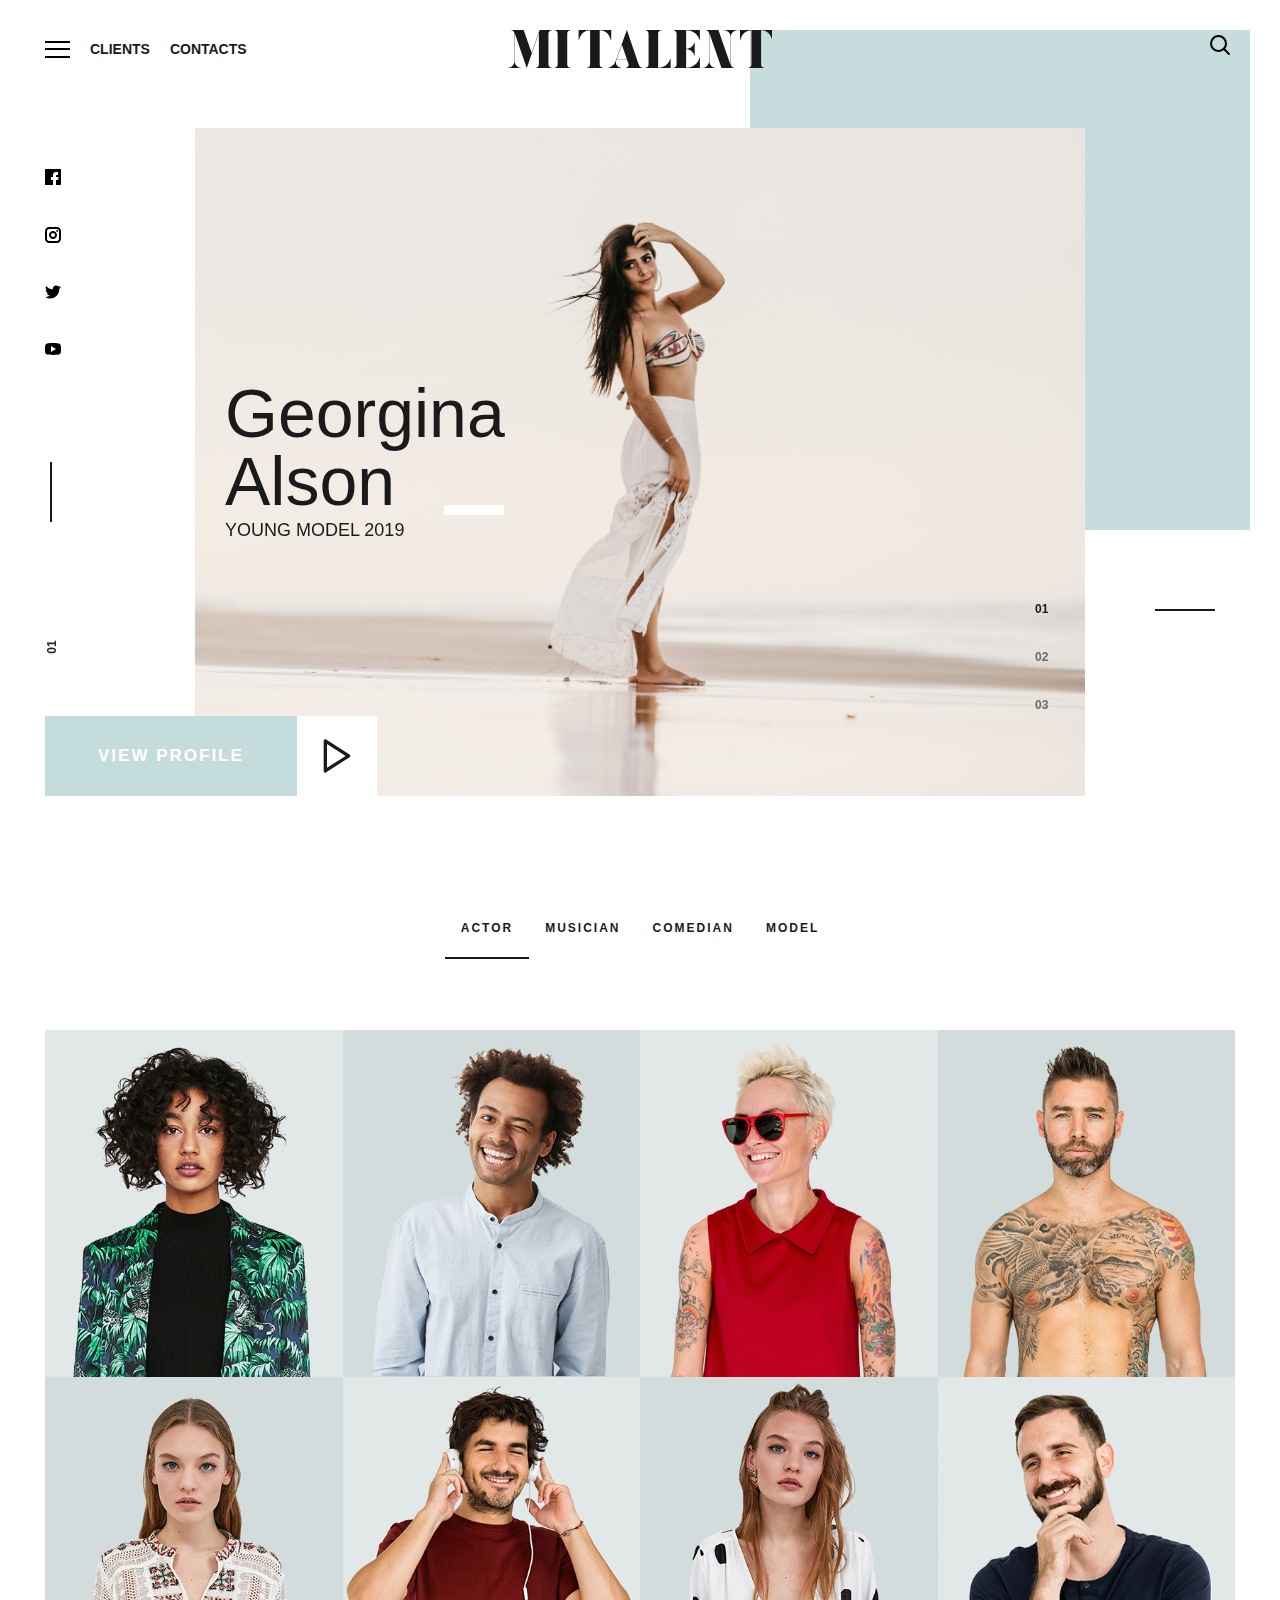
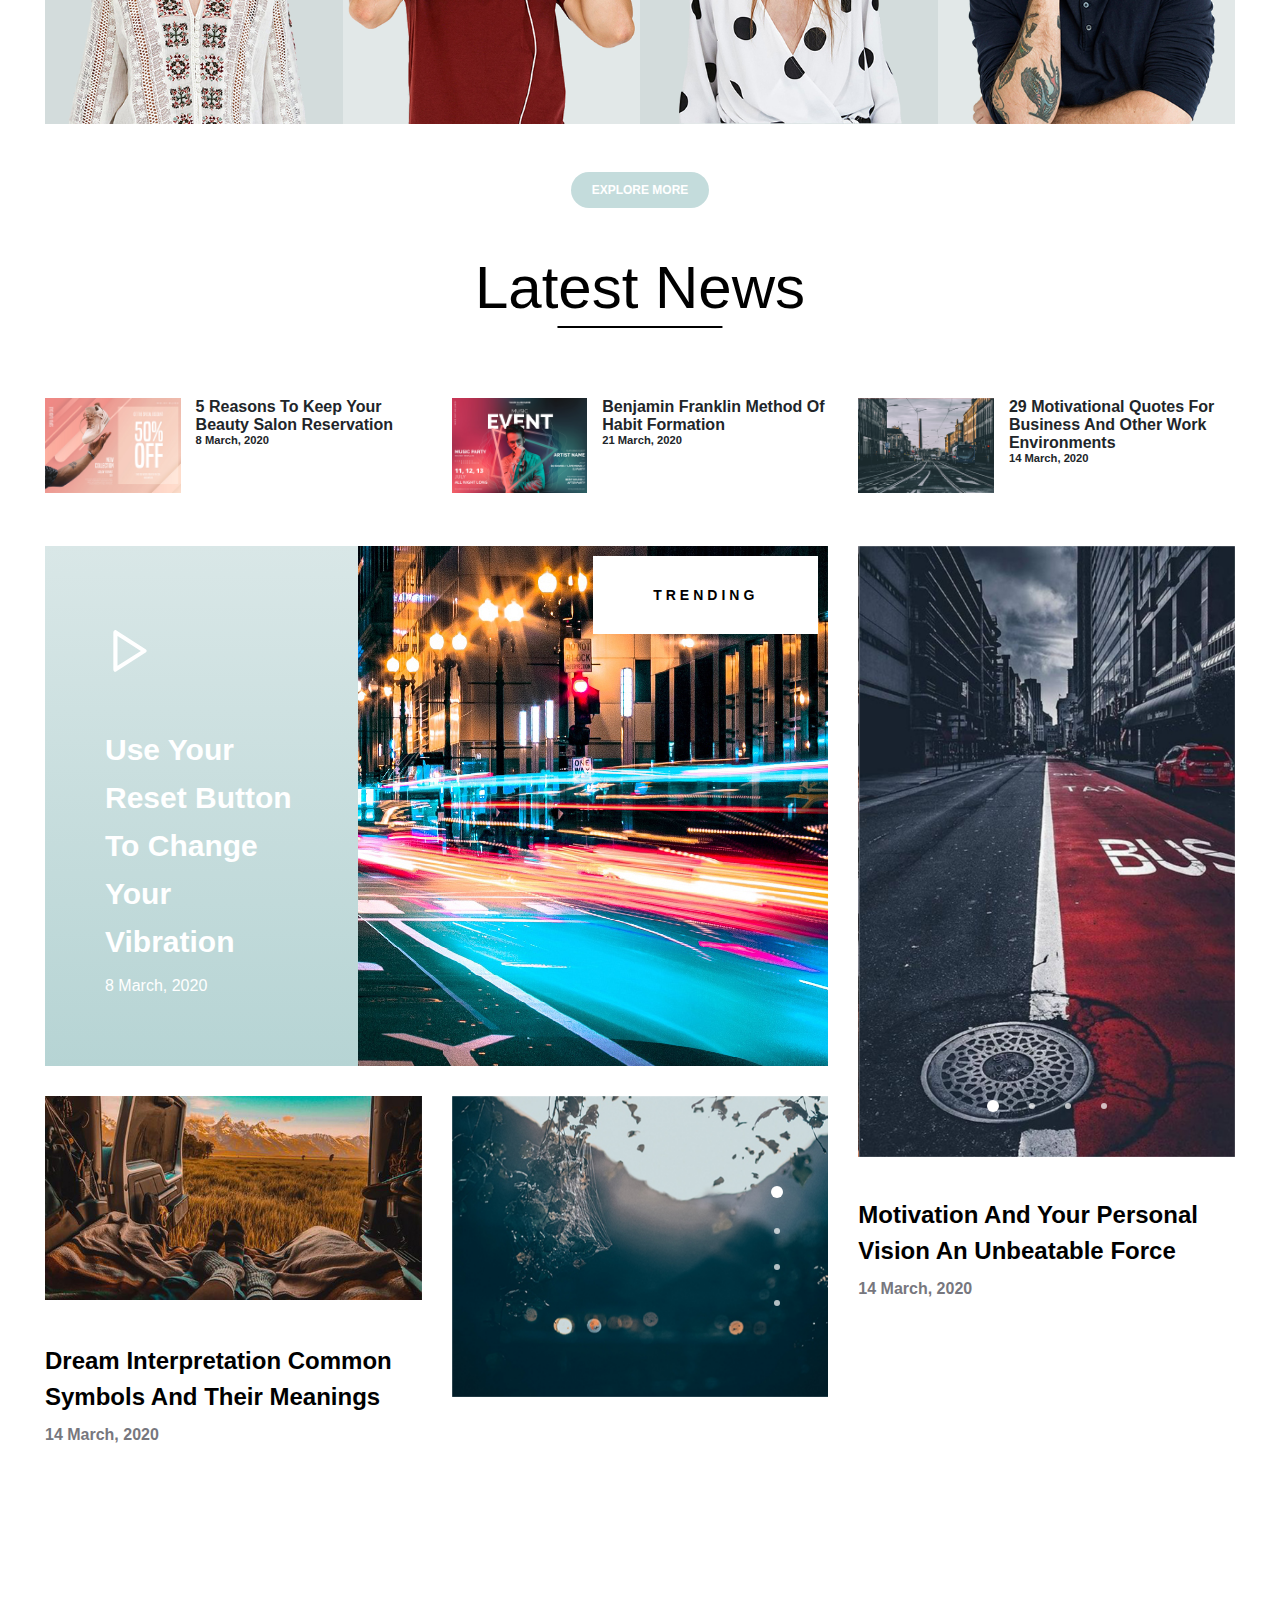
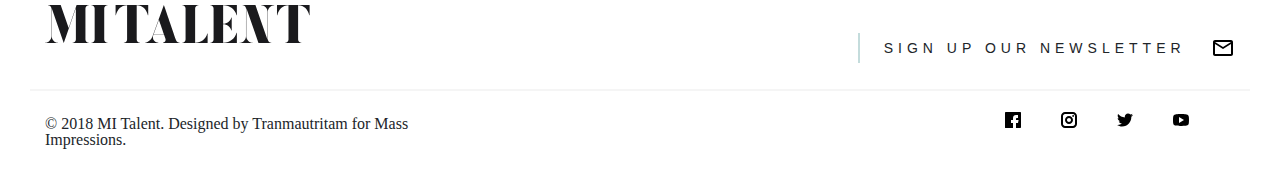
<file: index.html>
<!DOCTYPE html>
<html lang="ru">
    <head>
        <meta charset="UTF-8">
        <meta name="description" content="Starter">
        <meta name="author" content="Admin">
        <meta
            name="viewport"
            content="width=device-width, initial-scale=1, minimum-scale=1, maximum-scale=1">
        <title>Starter</title>

        <link rel="icon" href="images/favicon.png">

        <link rel="stylesheet" href="css/styles.min.css">

        <!--[if lt IE 9]> <script
        src="http://html5shiv.googlecode.com/svn/trunk/html5.js"></script> <![endif]-->
    </head>
    <body>
        <!-- Header start -->
        <header>
            <div class="container header">
                <div class="row no-gutters">
                    <div class="col-1 col-md-4 d-flex justify-content-start align-items-center">
                        <a href="javascript:(vold:(0))" class="relative" id="burger-menu">
                            <button class="menu-btn">
                                <span class="menu-icon"></span></button>
                        </a>
                        <nav class="main-menu__mobile d-none d-lg-flex">
                            <ul class="main-menu">
                                <li class="main-menu__item d-none d-md-flex">
                                    <a href="clients.html" class="main-menu__link" title="Clients">Clients</a>
                                </li>
                                <li class="main-menu__item d-none d-md-flex">
                                    <a href="javascript:(vold:(0))" class="main-menu__link" title="Contacts">Contacts</a>
                                </li>
                            </ul>
                        </nav>
                    </div>

                    <div
                        class="col-10 col-md-4 d-flex justify-content-center align-items-center logo">
                        <a href="/">
                            <svg
                                version="1.2"
                                baseprofile="tiny"
                                id="logo-svg"
                                xmlns="http://www.w3.org/2000/svg"
                                xmlns:xlink="http://www.w3.org/1999/xlink"
                                x="0px"
                                y="0px"
                                viewbox="0 0 594.28 85.34"
                                xml:space="preserve"
                                alt="logo"
                                title="Mitalend">
                                <path
                                    d="M98.14,0.73V0h-7.31h-7.07H72.78h-1.83l-17.8,51.45L35.23,0H19.26h-6.7H6.7v0.73h0.37c4.02,0,7.31,3.29,7.31,7.31v61.93
                            C14.39,77.9,7.92,84.6,0,84.6v0.73h29.38V84.6c-7.92,0-14.26-6.7-14.26-14.63V7.44l26.94,77.9l0,0l0,0l0,0l0.12-0.24L69.24,7.07
                            c0,0.37,0.12,0.61,0.12,0.98v69.24c0,4.02-3.29,7.31-7.44,7.31v0.73h7.44h3.41h9.02h9.02h7.31V84.6c-4.02,0-7.31-3.29-7.31-7.31
                            V8.05C90.82,4.02,94.11,0.73,98.14,0.73z"/>
                                <path
                                    d="M140.44,0.73V0H133h-6.95h-10.97h-3.54h-7.31v0.73c4.02,0,7.31,3.29,7.31,7.31v69.24c0,4.02-3.29,7.31-7.31,7.31v0.73h7.31
                            h3.54h9.02h8.9h7.44V84.6c-4.14,0-7.44-3.29-7.44-7.31V8.05C133,4.02,136.29,0.73,140.44,0.73z"/>
                                <path
                                    d="M206.93,0H183.4h-24.87v23.04h0.73c3.29-12.8,11.34-22.31,25.11-22.31v71.56v5c0,4.02-3.17,7.31-7.31,7.31v0.73h36.21V84.6
                            c-4.02,0-7.31-3.29-7.31-7.31v-5V0.73c13.78,0,21.82,9.51,25.11,22.31h0.73V0H206.93z"/>
                                <path
                                    d="M294.38,79c-11.09-31.7-12.8-36.94-27.43-79l-25.6,70.71c-2.56,6.83-9.39,12.92-16.46,13.9v0.73h29.75V84.6
                            c-6.83,0-12.31-5.36-12.31-12.19c0-1.46,0.24-2.8,0.61-4.02l0.85-2.19h23.41l3.54,10.24c1.34,4.02-1.95,8.17-5.97,8.17v0.73h37.55
                            V84.6C298.65,84.6,295.48,82.29,294.38,79z M244.03,65.46l11.7-32.31c5.49,15.97,7.31,21.09,11.22,32.31H244.03z"/>
                                <path
                                    d="M364.48,63.76c-3.05,12.07-14.02,20.85-26.94,20.85h-0.37V27.43v-5.36V8.05c0-4.02,3.29-7.31,7.44-7.31V0h-6.22h-4.63
                            h-14.51h-3.54h-7.31v0.73c4.02,0,7.31,3.29,7.31,7.31v14.02v55.22c0,4.02-3.29,7.31-7.31,7.31v0.73h25.36h5.49h25.97v-6.58V63.76
                            H364.48z"/>
                                <path
                                    d="M401.3,0.73c13.9,0,25.6,9.51,28.89,22.31h0.73V0h-24.87h-34.74v0.73c4.02,0,7.31,3.29,7.31,7.31v69.24
                            c0,4.02-3.29,7.31-7.31,7.31v0.73h59.61V62.42h-0.73c-3.29,12.8-14.99,22.19-28.89,22.19h-1.22V43.03c8.9,0,16.34,6.1,18.53,14.26
                            h0.73V28.04h-0.73c-2.19,8.17-9.63,14.26-18.53,14.26V0.73H401.3z"/>
                                <path
                                    d="M514.91,0.73V0h-29.38v0.73c7.92,0,14.39,6.7,14.39,14.63v63.39l-15.36-44.13L472.61,0h-16.34h-6.46h-6.1v0.73h0.37
                            c4.02,0,7.31,3.29,7.31,7.31v61.93c0,7.92-6.46,14.63-14.39,14.63v0.73h29.38V84.6c-7.92,0-14.26-6.7-14.26-14.63V6.58l27.31,78.75
                            h16.21h6.46h6.1V84.6h-0.24c-4.02,0-7.31-3.29-7.31-7.31V15.36C500.65,7.44,506.99,0.73,514.91,0.73z"/>
                                <path
                                    d="M569.41,0h-23.53h-24.87v23.04h0.73c3.29-12.8,11.34-22.31,25.11-22.31v71.56v5c0,4.02-3.17,7.31-7.31,7.31v0.73h36.21V84.6
                            c-4.02,0-7.31-3.29-7.31-7.31v-5V0.73c13.78,0,21.82,9.51,25.11,22.31h0.73V0H569.41z"/>
                            </svg>
                        </a>
                    </div>
                    <div class="col-1 col-md-4 d-flex justify-content-end">
                        <form class="d-flex justify-content-end search-modul" id="formSearch">
                            <input type="search" class="search-modul__place" placeholder="Search client">
                            <button class="search-modul__btn" title="seach">
                                <svg
                                    xmlns="http://www.w3.org/2000/svg"
                                    class="feather feather-search"
                                    fill="none"
                                    stroke="currentColor"
                                    stroke-linecap="round"
                                    stroke-linejoin="round"
                                    stroke-width="2"
                                    viewbox="0 0 24 24"
                                    width="24"
                                    height="24"><circle cx="10.5" cy="10.5" r="7.5"/><line x1="21" y1="21" x2="15.8" y2="15.8"/></svg>
                            </button>
                        </form>
                    </div>
                </div>
            </div>
        </header>
        <!-- Header end -->

        <!-- Main -->
        <main>
            <!-- Section Artist starn-->
            <section id="artist">
                <div class="container">
                    <div class="row no-gutters">
                        <div class="col-12">
                            <div class="owl-carousel main-slider">
                                <div class="main-slider__slide">
                                    <div class="main-slider__img">
                                        <img src="./images/2597331.jpg" alt="Georgina Also">
                                    </div>
                                    <a href="" class="main-slider__link">
                                        <h2 class="main-slider__title">Georgina Alson</h2>
                                        <span class="main-slider__subtitle">Young model 2019</span>
                                    </a>
                                </div>

                                <div class="main-slider__slide">
                                    <div class="main-slider__img">
                                        <img src="./images/3934.jpg" alt="Georgina Also1" >
                                    </div>
                                    <a href="" class="main-slider__link">
                                        <h2 class="main-slider__title">Georgina Alson1</h2>
                                        <span class="main-slider__subtitle">Young model 2018</span>
                                    </a>
                                </div>

                                <div class="main-slider__slide">
                                    <div class="main-slider__img">
                                        <img src="./images/7744.jpg" alt="Georgina Also1">
                                    </div>
                                    <a href="" class="main-slider__link">
                                        <h2 class="main-slider__title">Georgina Alson12</h2>
                                        <span class="main-slider__subtitle">Young model 2018</span>
                                    </a>
                                </div>

                            </div>

                            <div class="nav-slider">
                                <a href="javascript:(vold:(0))" class="nav-slider__view">View Profile</a>
                                <button class="play nav-slider__play">
                                    <svg viewbox="0 0 24 24">
                                        <title>Play</title>
                                        <path
                                            d="M5 22c-.2 0-.3 0-.5-.1-.3-.2-.5-.5-.5-.9V3c0-.4.2-.7.5-.9.3-.2.7-.2 1 0l14 9c.3.2.5.5.5.8s-.2.7-.5.8l-14 9c-.1.2-.3.3-.5.3zM6 4.8v14.3L17.2 12 6 4.8z"/>
                                    </svg>
                                </button>
                            </div>

                            <div class="social-block">
                                <ul class="social-list">
                                    <li class="social-list__item">
                                        <a href="javascript:(vold:(0))" class="social_-list__link">
                                            <svg width="16" height="16" id='facebook'>
                                                <path
                                                    d="M15.3 0H.7C.3 0 0 .3 0 .7v14.7c0 .3.3.6.7.6H8v-5H6V8h2V6c0-2.1 1.2-3 3-3h2v3h-1c-.6 0-1 .4-1 1v1h2.6l-.6 3h-2v5h4.3c.4 0 .7-.3.7-.7V.7c0-.4-.3-.7-.7-.7z"/>
                                            </svg>
                                        </a>
                                    </li>
                                    <li class="social-list__item">
                                        <a href="javascript:(vold:(0))" class="social_-list__link">
                                            <svg xmlns="http://www.w3.org/2000/svg" width="16" height="16" id='instagram'>
                                                <circle cx="12.145" cy="3.892" r=".96"/>
                                                <path
                                                    d="M8 12c-2.206 0-4-1.794-4-4s1.794-4 4-4 4 1.794 4 4-1.794 4-4 4zm0-6c-1.103 0-2 .897-2 2s.897 2 2 2 2-.897 2-2-.897-2-2-2z"
                                                    data-color="color-2"/>
                                                <path
                                                    d="M12 16H4c-2.056 0-4-1.944-4-4V4c0-2.056 1.944-4 4-4h8c2.056 0 4 1.944 4 4v8c0 2.056-1.944 4-4 4zM4 2c-.935 0-2 1.065-2 2v8c0 .953 1.047 2 2 2h8c.935 0 2-1.065 2-2V4c0-.935-1.065-2-2-2H4z"/>
                                            </svg>
                                        </a>
                                    </li>
                                    <li class="social-list__item">
                                        <a href="javascript:(vold:(0))" class="social_-list__link">
                                            <svg width="16" height="16" id='twitter'>
                                                <path
                                                    d="M16 3c-.6.3-1.2.4-1.9.5.7-.4 1.2-1 1.4-1.8-.6.4-1.3.6-2.1.8-.6-.6-1.5-1-2.4-1-1.7 0-3.2 1.5-3.2 3.3 0 .3 0 .5.1.7-2.7-.1-5.2-1.4-6.8-3.4-.3.5-.4 1-.4 1.7 0 1.1.6 2.1 1.5 2.7-.5 0-1-.2-1.5-.4C.7 7.7 1.8 9 3.3 9.3c-.3.1-.6.1-.9.1-.2 0-.4 0-.6-.1.4 1.3 1.6 2.3 3.1 2.3-1.1.9-2.5 1.4-4.1 1.4H0c1.5.9 3.2 1.5 5 1.5 6 0 9.3-5 9.3-9.3v-.4C15 4.3 15.6 3.7 16 3z"/>
                                            </svg>
                                        </a>
                                    </li>
                                    <li class="social-list__item">
                                        <a href="javascript:(vold:(0))" class="social_-list__link">
                                            <svg width="16" height="16" id='youtube'>
                                                <path
                                                    d="M15.8 4.8c-.2-1.3-.8-2.2-2.2-2.4C11.4 2 8 2 8 2s-3.4 0-5.6.4C1 2.6.3 3.5.2 4.8 0 6.1 0 8 0 8s0 1.9.2 3.2c.2 1.3.8 2.2 2.2 2.4C4.6 14 8 14 8 14s3.4 0 5.6-.4c1.4-.3 2-1.1 2.2-2.4C16 9.9 16 8 16 8s0-1.9-.2-3.2zM6 11V5l5 3-5 3z"/>
                                            </svg>
                                        </a>
                                    </li>
                                </ul>
                            </div>
                        </div>
                    </div>
                </div>
            </section>
            <!-- Section Artist end -->

            <!-- section Clients start -->
            <section id="clients">
                <div class="container-fluid">
                    <div class="row no-gutters">
                        <div class="col">
                            <ul class="nav tab-nav tab-artist" id="pills-tab" role="tablist">
                                <li class="nav-item tab-item tab-artist__item">
                                    <a
                                        class="nav-link active tab-link"
                                        id="pills-actor-tab"
                                        data-toggle="pill"
                                        href="#pills-actor"
                                        role="tab"
                                        aria-controls="pills-actor"
                                        aria-selected="true">Actor</a>
                                </li>
                                <li class="nav-item tab-item tab-artist__item">
                                    <a
                                        class="nav-link tab-link"
                                        id="pills-musician-tab"
                                        data-toggle="pill"
                                        href="#pills-musician"
                                        role="tab"
                                        aria-controls="pills-musician"
                                        aria-selected="false">Musician</a>
                                </li>
                                <li class="nav-item tab-item tab-artist__item">
                                    <a
                                        class="nav-link tab-link"
                                        id="pills-comedian-tab"
                                        data-toggle="pill"
                                        href="#pills-comedian"
                                        role="tab"
                                        aria-controls="pills-comedian"
                                        aria-selected="false">Comedian</a>
                                </li>
                                <li class="nav-item tab-item tab-artist__item">
                                    <a
                                        class="nav-link tab-link"
                                        id="pills-model-tab"
                                        data-toggle="pill"
                                        href="#pills-model"
                                        role="tab"
                                        aria-controls="pills-model"
                                        aria-selected="false">Model</a>
                                </li>
                            </ul>
                            <div class="tab-content" id="pills-tabContent">
                                <div
                                    class="tab-pane fade show active"
                                    id="pills-actor"
                                    role="tabpanel"
                                    aria-labelledby="pills-actor-tab">
                                    <div class="container p-none">
                                        <div class="row no-gutters">

                                            <div
                                                class="col-6 col-sm-4 col-md-3 clients-block__item clients-block__item-background-first-row">
                                                <a href="javascript:(vold:(0))" class="clients-block__link">
                                                    <div class="clients-block__hover">
                                                        <div class="clients-block__icon">
                                                            <svg viewbox="0 0 56 56" class="clients-block__icon-arrow">
                                                                <path
                                                                    d="M46 6.9H22.4c-1.4 0-2.6 1.2-2.6 2.6 0 1.4 1.2 2.6 2.6 2.6h17.3L8.2 43.5c-1 1-1 2.7 0 3.7s2.7 1 3.7 0l31.5-31.5V33c0 1.4 1.2 2.6 2.6 2.6.7 0 1.4-.3 1.8-.8.5-.5.8-1.1.8-1.8V9.4c0-1.4-1.2-2.5-2.6-2.5z"/>
                                                            </svg>
                                                        </div>
                                                        <div class="clients-block__title">
                                                            <h3>Keith Ruiz</h3>
                                                            <span>Comedian</span>
                                                        </div>
                                                    </div>
                                                    <img src="./images/clients/1.png" alt="" class="clients__item-img"></a>
                                            </div>
                                            <div
                                                class="col-6 col-sm-4 col-md-3 clients-block__item clients-block__item-background-first-row">
                                                <a href="javascript:(vold:(0))" class="clients-block__link">
                                                    <div class="clients-block__hover">
                                                        <div class="clients-block__icon">
                                                            <svg viewbox="0 0 56 56" class="clients-block__icon-arrow">
                                                                <path
                                                                    d="M46 6.9H22.4c-1.4 0-2.6 1.2-2.6 2.6 0 1.4 1.2 2.6 2.6 2.6h17.3L8.2 43.5c-1 1-1 2.7 0 3.7s2.7 1 3.7 0l31.5-31.5V33c0 1.4 1.2 2.6 2.6 2.6.7 0 1.4-.3 1.8-.8.5-.5.8-1.1.8-1.8V9.4c0-1.4-1.2-2.5-2.6-2.5z"/>
                                                            </svg>
                                                        </div>
                                                        <div class="clients-block__title">
                                                            <h3>Keith Ruiz</h3>
                                                            <span>Comedian</span>
                                                        </div>
                                                    </div>
                                                    <img src="./images/clients/2.png" alt="" class="clients__item-img"></a>
                                            </div>
                                            <div
                                                class="col-6 col-sm-4 col-md-3 clients-block__item clients-block__item-background-first-row">
                                                <a href="javascript:(vold:(0))" class="clients-block__link">
                                                    <div class="clients-block__hover">
                                                        <div class="clients-block__icon">
                                                            <svg viewbox="0 0 56 56" class="clients-block__icon-arrow">
                                                                <path
                                                                    d="M46 6.9H22.4c-1.4 0-2.6 1.2-2.6 2.6 0 1.4 1.2 2.6 2.6 2.6h17.3L8.2 43.5c-1 1-1 2.7 0 3.7s2.7 1 3.7 0l31.5-31.5V33c0 1.4 1.2 2.6 2.6 2.6.7 0 1.4-.3 1.8-.8.5-.5.8-1.1.8-1.8V9.4c0-1.4-1.2-2.5-2.6-2.5z"/>
                                                            </svg>
                                                        </div>
                                                        <div class="clients-block__title">
                                                            <h3>Keith Ruiz</h3>
                                                            <span>Comedian</span>
                                                        </div>
                                                    </div>
                                                    <img src="./images/clients/3.png" alt="" class="clients__item-img"></a>
                                            </div>
                                            <div
                                                class="col-6 col-md-3 clients-block__item clients-block__item-background-first-row">
                                                <a href="javascript:(vold:(0))" class="clients-block__link">
                                                    <div class="clients-block__hover">
                                                        <div class="clients-block__icon">
                                                            <svg viewbox="0 0 56 56" class="clients-block__icon-arrow">
                                                                <path
                                                                    d="M46 6.9H22.4c-1.4 0-2.6 1.2-2.6 2.6 0 1.4 1.2 2.6 2.6 2.6h17.3L8.2 43.5c-1 1-1 2.7 0 3.7s2.7 1 3.7 0l31.5-31.5V33c0 1.4 1.2 2.6 2.6 2.6.7 0 1.4-.3 1.8-.8.5-.5.8-1.1.8-1.8V9.4c0-1.4-1.2-2.5-2.6-2.5z"/>
                                                            </svg>
                                                        </div>
                                                        <div class="clients-block__title">
                                                            <h3>Keith Ruiz</h3>
                                                            <span>Comedian</span>
                                                        </div>
                                                    </div>
                                                    <img src="./images/clients/4.png" alt="" class="clients__item-img"></a>
                                            </div>
                                            <div
                                                class="col-6 col-md-3 d-none d-sm-block clients-block__item clients-block__item-background-second-row">
                                                <a href="javascript:(vold:(0))" class="clients-block__link">
                                                    <div class="clients-block__hover">
                                                        <div class="clients-block__icon">
                                                            <svg viewbox="0 0 56 56" class="clients-block__icon-arrow">
                                                                <path
                                                                    d="M46 6.9H22.4c-1.4 0-2.6 1.2-2.6 2.6 0 1.4 1.2 2.6 2.6 2.6h17.3L8.2 43.5c-1 1-1 2.7 0 3.7s2.7 1 3.7 0l31.5-31.5V33c0 1.4 1.2 2.6 2.6 2.6.7 0 1.4-.3 1.8-.8.5-.5.8-1.1.8-1.8V9.4c0-1.4-1.2-2.5-2.6-2.5z"/>
                                                            </svg>
                                                        </div>
                                                        <div class="clients-block__title">
                                                            <h3>Keith Ruiz</h3>
                                                            <span>Comedian</span>
                                                        </div>
                                                    </div>
                                                    <img src="./images/clients/5.png" alt="" class="clients__item-img"></a>
                                            </div>
                                            <div
                                                class="col-6 col-sm-4 col-md-3 d-none d-md-block clients-block__item clients-block__item-background-second-row">
                                                <a href="javascript:(vold:(0))" class="clients-block__link">
                                                    <div class="clients-block__hover">
                                                        <div class="clients-block__icon">
                                                            <svg viewbox="0 0 56 56" class="clients-block__icon-arrow">
                                                                <path
                                                                    d="M46 6.9H22.4c-1.4 0-2.6 1.2-2.6 2.6 0 1.4 1.2 2.6 2.6 2.6h17.3L8.2 43.5c-1 1-1 2.7 0 3.7s2.7 1 3.7 0l31.5-31.5V33c0 1.4 1.2 2.6 2.6 2.6.7 0 1.4-.3 1.8-.8.5-.5.8-1.1.8-1.8V9.4c0-1.4-1.2-2.5-2.6-2.5z"/>
                                                            </svg>
                                                        </div>
                                                        <div class="clients-block__title">
                                                            <h3>Keith Ruiz</h3>
                                                            <span>Comedian</span>
                                                        </div>
                                                    </div>
                                                    <img src="./images/clients/6.png" alt="" class="clients__item-img"></a>
                                            </div>
                                            <div
                                                class="col-6 col-sm-4 col-md-3 d-none d-md-block clients-block__item clients-block__item-background-second-row">
                                                <a href="javascript:(vold:(0))" class="clients-block__link">
                                                    <div class="clients-block__hover">
                                                        <div class="clients-block__icon">
                                                            <svg viewbox="0 0 56 56" class="clients-block__icon-arrow">
                                                                <path
                                                                    d="M46 6.9H22.4c-1.4 0-2.6 1.2-2.6 2.6 0 1.4 1.2 2.6 2.6 2.6h17.3L8.2 43.5c-1 1-1 2.7 0 3.7s2.7 1 3.7 0l31.5-31.5V33c0 1.4 1.2 2.6 2.6 2.6.7 0 1.4-.3 1.8-.8.5-.5.8-1.1.8-1.8V9.4c0-1.4-1.2-2.5-2.6-2.5z"/>
                                                            </svg>
                                                        </div>
                                                        <div class="clients-block__title">
                                                            <h3>Keith Ruiz</h3>
                                                            <span>Comedian</span>
                                                        </div>
                                                    </div>
                                                    <img src="./images/clients/7.png" alt="" class="clients__item-img"></a>
                                            </div>
                                            <div
                                                class="col-6 col-sm-4 col-md-3 d-none d-md-block clients-block__item clients-block__item-background-second-row">
                                                <a href="javascript:(vold:(0))" class="clients-block__link">
                                                    <div class="clients-block__hover">
                                                        <div class="clients-block__icon">
                                                            <svg viewbox="0 0 56 56" class="clients-block__icon-arrow">
                                                                <path
                                                                    d="M46 6.9H22.4c-1.4 0-2.6 1.2-2.6 2.6 0 1.4 1.2 2.6 2.6 2.6h17.3L8.2 43.5c-1 1-1 2.7 0 3.7s2.7 1 3.7 0l31.5-31.5V33c0 1.4 1.2 2.6 2.6 2.6.7 0 1.4-.3 1.8-.8.5-.5.8-1.1.8-1.8V9.4c0-1.4-1.2-2.5-2.6-2.5z"/>
                                                            </svg>
                                                        </div>
                                                        <div class="clients-block__title">
                                                            <h3>Keith Ruiz</h3>
                                                            <span>Comedian</span>
                                                        </div>
                                                    </div>
                                                    <img src="./images/clients/8.png" alt="" class="clients__item-img"></a>
                                            </div>
                                        </div>
                                    </div>
                                </div>
                                <div
                                    class="tab-pane fade"
                                    id="pills-musician"
                                    role="tabpanel"
                                    aria-labelledby="pills-musician-tab">
                                    <div class="container">
                                        <div class="row no-gutters">

                                            <div
                                                class="col-6 col-sm-4 col-md-3 clients-block__item clients-block__item-background-first-row">
                                                <a href="javascript:(vold:(0))" class="clients-block__link">
                                                    <div class="clients-block__hover">
                                                        <div class="clients-block__icon">
                                                            <svg viewbox="0 0 56 56" class="clients-block__icon-arrow">
                                                                <path
                                                                    d="M46 6.9H22.4c-1.4 0-2.6 1.2-2.6 2.6 0 1.4 1.2 2.6 2.6 2.6h17.3L8.2 43.5c-1 1-1 2.7 0 3.7s2.7 1 3.7 0l31.5-31.5V33c0 1.4 1.2 2.6 2.6 2.6.7 0 1.4-.3 1.8-.8.5-.5.8-1.1.8-1.8V9.4c0-1.4-1.2-2.5-2.6-2.5z"/>
                                                            </svg>
                                                        </div>
                                                        <div class="clients-block__title">
                                                            <h3>Keith Ruiz</h3>
                                                            <span>Comedian</span>
                                                        </div>
                                                    </div>
                                                    <img src="./images/clients/1.png" alt="" class="clients__item-img"></a>
                                            </div>
                                            <div
                                                class="col-6 col-sm-4 col-md-3 clients-block__item clients-block__item-background-first-row">
                                                <a href="javascript:(vold:(0))" class="clients-block__link">
                                                    <div class="clients-block__hover">
                                                        <div class="clients-block__icon">
                                                            <svg viewbox="0 0 56 56" class="clients-block__icon-arrow">
                                                                <path
                                                                    d="M46 6.9H22.4c-1.4 0-2.6 1.2-2.6 2.6 0 1.4 1.2 2.6 2.6 2.6h17.3L8.2 43.5c-1 1-1 2.7 0 3.7s2.7 1 3.7 0l31.5-31.5V33c0 1.4 1.2 2.6 2.6 2.6.7 0 1.4-.3 1.8-.8.5-.5.8-1.1.8-1.8V9.4c0-1.4-1.2-2.5-2.6-2.5z"/>
                                                            </svg>
                                                        </div>
                                                        <div class="clients-block__title">
                                                            <h3>Keith Ruiz</h3>
                                                            <span>Comedian</span>
                                                        </div>
                                                    </div>
                                                    <img src="./images/clients/2.png" alt="" class="clients__item-img"></a>
                                            </div>
                                            <div
                                                class="col-6 col-sm-4 col-md-3 clients-block__item clients-block__item-background-first-row">
                                                <a href="javascript:(vold:(0))" class="clients-block__link">
                                                    <div class="clients-block__hover">
                                                        <div class="clients-block__icon">
                                                            <svg viewbox="0 0 56 56" class="clients-block__icon-arrow">
                                                                <path
                                                                    d="M46 6.9H22.4c-1.4 0-2.6 1.2-2.6 2.6 0 1.4 1.2 2.6 2.6 2.6h17.3L8.2 43.5c-1 1-1 2.7 0 3.7s2.7 1 3.7 0l31.5-31.5V33c0 1.4 1.2 2.6 2.6 2.6.7 0 1.4-.3 1.8-.8.5-.5.8-1.1.8-1.8V9.4c0-1.4-1.2-2.5-2.6-2.5z"/>
                                                            </svg>
                                                        </div>
                                                        <div class="clients-block__title">
                                                            <h3>Keith Ruiz</h3>
                                                            <span>Comedian</span>
                                                        </div>
                                                    </div>
                                                    <img src="./images/clients/3.png" alt="" class="clients__item-img"></a>
                                            </div>
                                            <div
                                                class="col-6 col-md-3 clients-block__item clients-block__item-background-first-row">
                                                <a href="javascript:(vold:(0))" class="clients-block__link">
                                                    <div class="clients-block__hover">
                                                        <div class="clients-block__icon">
                                                            <svg viewbox="0 0 56 56" class="clients-block__icon-arrow">
                                                                <path
                                                                    d="M46 6.9H22.4c-1.4 0-2.6 1.2-2.6 2.6 0 1.4 1.2 2.6 2.6 2.6h17.3L8.2 43.5c-1 1-1 2.7 0 3.7s2.7 1 3.7 0l31.5-31.5V33c0 1.4 1.2 2.6 2.6 2.6.7 0 1.4-.3 1.8-.8.5-.5.8-1.1.8-1.8V9.4c0-1.4-1.2-2.5-2.6-2.5z"/>
                                                            </svg>
                                                        </div>
                                                        <div class="clients-block__title">
                                                            <h3>Keith Ruiz</h3>
                                                            <span>Comedian</span>
                                                        </div>
                                                    </div>
                                                    <img src="./images/clients/4.png" alt="" class="clients__item-img"></a>
                                            </div>
                                            <div
                                                class="col-6 col-md-3 d-none d-sm-block clients-block__item clients-block__item-background-second-row">
                                                <a href="javascript:(vold:(0))" class="clients-block__link">
                                                    <div class="clients-block__hover">
                                                        <div class="clients-block__icon">
                                                            <svg viewbox="0 0 56 56" class="clients-block__icon-arrow">
                                                                <path
                                                                    d="M46 6.9H22.4c-1.4 0-2.6 1.2-2.6 2.6 0 1.4 1.2 2.6 2.6 2.6h17.3L8.2 43.5c-1 1-1 2.7 0 3.7s2.7 1 3.7 0l31.5-31.5V33c0 1.4 1.2 2.6 2.6 2.6.7 0 1.4-.3 1.8-.8.5-.5.8-1.1.8-1.8V9.4c0-1.4-1.2-2.5-2.6-2.5z"/>
                                                            </svg>
                                                        </div>
                                                        <div class="clients-block__title">
                                                            <h3>Keith Ruiz</h3>
                                                            <span>Comedian</span>
                                                        </div>
                                                    </div>
                                                    <img src="./images/clients/5.png" alt="" class="clients__item-img"></a>
                                            </div>
                                            <div
                                                class="col-6 col-sm-4 col-md-3 d-none d-md-block clients-block__item clients-block__item-background-second-row">
                                                <a href="javascript:(vold:(0))" class="clients-block__link">
                                                    <div class="clients-block__hover">
                                                        <div class="clients-block__icon">
                                                            <svg viewbox="0 0 56 56" class="clients-block__icon-arrow">
                                                                <path
                                                                    d="M46 6.9H22.4c-1.4 0-2.6 1.2-2.6 2.6 0 1.4 1.2 2.6 2.6 2.6h17.3L8.2 43.5c-1 1-1 2.7 0 3.7s2.7 1 3.7 0l31.5-31.5V33c0 1.4 1.2 2.6 2.6 2.6.7 0 1.4-.3 1.8-.8.5-.5.8-1.1.8-1.8V9.4c0-1.4-1.2-2.5-2.6-2.5z"/>
                                                            </svg>
                                                        </div>
                                                        <div class="clients-block__title">
                                                            <h3>Keith Ruiz</h3>
                                                            <span>Comedian</span>
                                                        </div>
                                                    </div>
                                                    <img src="./images/clients/6.png" alt="" class="clients__item-img"></a>
                                            </div>
                                            <div
                                                class="col-6 col-sm-4 col-md-3 d-none d-md-block clients-block__item clients-block__item-background-second-row">
                                                <a href="javascript:(vold:(0))" class="clients-block__link">
                                                    <div class="clients-block__hover">
                                                        <div class="clients-block__icon">
                                                            <svg viewbox="0 0 56 56" class="clients-block__icon-arrow">
                                                                <path
                                                                    d="M46 6.9H22.4c-1.4 0-2.6 1.2-2.6 2.6 0 1.4 1.2 2.6 2.6 2.6h17.3L8.2 43.5c-1 1-1 2.7 0 3.7s2.7 1 3.7 0l31.5-31.5V33c0 1.4 1.2 2.6 2.6 2.6.7 0 1.4-.3 1.8-.8.5-.5.8-1.1.8-1.8V9.4c0-1.4-1.2-2.5-2.6-2.5z"/>
                                                            </svg>
                                                        </div>
                                                        <div class="clients-block__title">
                                                            <h3>Keith Ruiz</h3>
                                                            <span>Comedian</span>
                                                        </div>
                                                    </div>
                                                    <img src="./images/clients/7.png" alt="" class="clients__item-img"></a>
                                            </div>
                                            <div
                                                class="col-6 col-sm-4 col-md-3 d-none d-md-block clients-block__item clients-block__item-background-second-row">
                                                <a href="javascript:(vold:(0))" class="clients-block__link">
                                                    <div class="clients-block__hover">
                                                        <div class="clients-block__icon">
                                                            <svg viewbox="0 0 56 56" class="clients-block__icon-arrow">
                                                                <path
                                                                    d="M46 6.9H22.4c-1.4 0-2.6 1.2-2.6 2.6 0 1.4 1.2 2.6 2.6 2.6h17.3L8.2 43.5c-1 1-1 2.7 0 3.7s2.7 1 3.7 0l31.5-31.5V33c0 1.4 1.2 2.6 2.6 2.6.7 0 1.4-.3 1.8-.8.5-.5.8-1.1.8-1.8V9.4c0-1.4-1.2-2.5-2.6-2.5z"/>
                                                            </svg>
                                                        </div>
                                                        <div class="clients-block__title">
                                                            <h3>Keith Ruiz</h3>
                                                            <span>Comedian</span>
                                                        </div>
                                                    </div>
                                                    <img src="./images/clients/8.png" alt="" class="clients__item-img"></a>
                                            </div>
                                        </div>
                                    </div>
                                </div>
                                <div
                                    class="tab-pane fade"
                                    id="pills-comedian"
                                    role="tabpanel"
                                    aria-labelledby="pills-comedian-tab">
                                    <div class="container">
                                        <div class="row no-gutters">

                                            <div
                                                class="col-6 col-sm-4 col-md-3 clients-block__item clients-block__item-background-first-row">
                                                <a href="javascript:(vold:(0))" class="clients-block__link">
                                                    <div class="clients-block__hover">
                                                        <div class="clients-block__icon">
                                                            <svg viewbox="0 0 56 56" class="clients-block__icon-arrow">
                                                                <path
                                                                    d="M46 6.9H22.4c-1.4 0-2.6 1.2-2.6 2.6 0 1.4 1.2 2.6 2.6 2.6h17.3L8.2 43.5c-1 1-1 2.7 0 3.7s2.7 1 3.7 0l31.5-31.5V33c0 1.4 1.2 2.6 2.6 2.6.7 0 1.4-.3 1.8-.8.5-.5.8-1.1.8-1.8V9.4c0-1.4-1.2-2.5-2.6-2.5z"/>
                                                            </svg>
                                                        </div>
                                                        <div class="clients-block__title">
                                                            <h3>Keith Ruiz</h3>
                                                            <span>Comedian</span>
                                                        </div>
                                                    </div>
                                                    <img src="./images/clients/1.png" alt="" class="clients__item-img"></a>
                                            </div>
                                            <div
                                                class="col-6 col-sm-4 col-md-3 clients-block__item clients-block__item-background-first-row">
                                                <a href="javascript:(vold:(0))" class="clients-block__link">
                                                    <div class="clients-block__hover">
                                                        <div class="clients-block__icon">
                                                            <svg viewbox="0 0 56 56" class="clients-block__icon-arrow">
                                                                <path
                                                                    d="M46 6.9H22.4c-1.4 0-2.6 1.2-2.6 2.6 0 1.4 1.2 2.6 2.6 2.6h17.3L8.2 43.5c-1 1-1 2.7 0 3.7s2.7 1 3.7 0l31.5-31.5V33c0 1.4 1.2 2.6 2.6 2.6.7 0 1.4-.3 1.8-.8.5-.5.8-1.1.8-1.8V9.4c0-1.4-1.2-2.5-2.6-2.5z"/>
                                                            </svg>
                                                        </div>
                                                        <div class="clients-block__title">
                                                            <h3>Keith Ruiz</h3>
                                                            <span>Comedian</span>
                                                        </div>
                                                    </div>
                                                    <img src="./images/clients/2.png" alt="" class="clients__item-img"></a>
                                            </div>
                                            <div
                                                class="col-6 col-sm-4 col-md-3 clients-block__item clients-block__item-background-first-row">
                                                <a href="javascript:(vold:(0))" class="clients-block__link">
                                                    <div class="clients-block__hover">
                                                        <div class="clients-block__icon">
                                                            <svg viewbox="0 0 56 56" class="clients-block__icon-arrow">
                                                                <path
                                                                    d="M46 6.9H22.4c-1.4 0-2.6 1.2-2.6 2.6 0 1.4 1.2 2.6 2.6 2.6h17.3L8.2 43.5c-1 1-1 2.7 0 3.7s2.7 1 3.7 0l31.5-31.5V33c0 1.4 1.2 2.6 2.6 2.6.7 0 1.4-.3 1.8-.8.5-.5.8-1.1.8-1.8V9.4c0-1.4-1.2-2.5-2.6-2.5z"/>
                                                            </svg>
                                                        </div>
                                                        <div class="clients-block__title">
                                                            <h3>Keith Ruiz</h3>
                                                            <span>Comedian</span>
                                                        </div>
                                                    </div>
                                                    <img src="./images/clients/3.png" alt="" class="clients__item-img"></a>
                                            </div>
                                            <div
                                                class="col-6 col-md-3 clients-block__item clients-block__item-background-first-row">
                                                <a href="javascript:(vold:(0))" class="clients-block__link">
                                                    <div class="clients-block__hover">
                                                        <div class="clients-block__icon">
                                                            <svg viewbox="0 0 56 56" class="clients-block__icon-arrow">
                                                                <path
                                                                    d="M46 6.9H22.4c-1.4 0-2.6 1.2-2.6 2.6 0 1.4 1.2 2.6 2.6 2.6h17.3L8.2 43.5c-1 1-1 2.7 0 3.7s2.7 1 3.7 0l31.5-31.5V33c0 1.4 1.2 2.6 2.6 2.6.7 0 1.4-.3 1.8-.8.5-.5.8-1.1.8-1.8V9.4c0-1.4-1.2-2.5-2.6-2.5z"/>
                                                            </svg>
                                                        </div>
                                                        <div class="clients-block__title">
                                                            <h3>Keith Ruiz</h3>
                                                            <span>Comedian</span>
                                                        </div>
                                                    </div>
                                                    <img src="./images/clients/4.png" alt="" class="clients__item-img"></a>
                                            </div>
                                            <div
                                                class="col-6 col-md-3 d-none d-sm-block clients-block__item clients-block__item-background-second-row">
                                                <a href="javascript:(vold:(0))" class="clients-block__link">
                                                    <div class="clients-block__hover">
                                                        <div class="clients-block__icon">
                                                            <svg viewbox="0 0 56 56" class="clients-block__icon-arrow">
                                                                <path
                                                                    d="M46 6.9H22.4c-1.4 0-2.6 1.2-2.6 2.6 0 1.4 1.2 2.6 2.6 2.6h17.3L8.2 43.5c-1 1-1 2.7 0 3.7s2.7 1 3.7 0l31.5-31.5V33c0 1.4 1.2 2.6 2.6 2.6.7 0 1.4-.3 1.8-.8.5-.5.8-1.1.8-1.8V9.4c0-1.4-1.2-2.5-2.6-2.5z"/>
                                                            </svg>
                                                        </div>
                                                        <div class="clients-block__title">
                                                            <h3>Keith Ruiz</h3>
                                                            <span>Comedian</span>
                                                        </div>
                                                    </div>
                                                    <img src="./images/clients/5.png" alt="" class="clients__item-img"></a>
                                            </div>
                                            <div
                                                class="col-6 col-sm-4 col-md-3 d-none d-md-block clients-block__item clients-block__item-background-second-row">
                                                <a href="javascript:(vold:(0))" class="clients-block__link">
                                                    <div class="clients-block__hover">
                                                        <div class="clients-block__icon">
                                                            <svg viewbox="0 0 56 56" class="clients-block__icon-arrow">
                                                                <path
                                                                    d="M46 6.9H22.4c-1.4 0-2.6 1.2-2.6 2.6 0 1.4 1.2 2.6 2.6 2.6h17.3L8.2 43.5c-1 1-1 2.7 0 3.7s2.7 1 3.7 0l31.5-31.5V33c0 1.4 1.2 2.6 2.6 2.6.7 0 1.4-.3 1.8-.8.5-.5.8-1.1.8-1.8V9.4c0-1.4-1.2-2.5-2.6-2.5z"/>
                                                            </svg>
                                                        </div>
                                                        <div class="clients-block__title">
                                                            <h3>Keith Ruiz</h3>
                                                            <span>Comedian</span>
                                                        </div>
                                                    </div>
                                                    <img src="./images/clients/6.png" alt="" class="clients__item-img"></a>
                                            </div>
                                            <div
                                                class="col-6 col-sm-4 col-md-3 d-none d-md-block clients-block__item clients-block__item-background-second-row">
                                                <a href="javascript:(vold:(0))" class="clients-block__link">
                                                    <div class="clients-block__hover">
                                                        <div class="clients-block__icon">
                                                            <svg viewbox="0 0 56 56" class="clients-block__icon-arrow">
                                                                <path
                                                                    d="M46 6.9H22.4c-1.4 0-2.6 1.2-2.6 2.6 0 1.4 1.2 2.6 2.6 2.6h17.3L8.2 43.5c-1 1-1 2.7 0 3.7s2.7 1 3.7 0l31.5-31.5V33c0 1.4 1.2 2.6 2.6 2.6.7 0 1.4-.3 1.8-.8.5-.5.8-1.1.8-1.8V9.4c0-1.4-1.2-2.5-2.6-2.5z"/>
                                                            </svg>
                                                        </div>
                                                        <div class="clients-block__title">
                                                            <h3>Keith Ruiz</h3>
                                                            <span>Comedian</span>
                                                        </div>
                                                    </div>
                                                    <img src="./images/clients/7.png" alt="" class="clients__item-img"></a>
                                            </div>
                                            <div
                                                class="col-6 col-sm-4 col-md-3 d-none d-md-block clients-block__item clients-block__item-background-second-row">
                                                <a href="javascript:(vold:(0))" class="clients-block__link">
                                                    <div class="clients-block__hover">
                                                        <div class="clients-block__icon">
                                                            <svg viewbox="0 0 56 56" class="clients-block__icon-arrow">
                                                                <path
                                                                    d="M46 6.9H22.4c-1.4 0-2.6 1.2-2.6 2.6 0 1.4 1.2 2.6 2.6 2.6h17.3L8.2 43.5c-1 1-1 2.7 0 3.7s2.7 1 3.7 0l31.5-31.5V33c0 1.4 1.2 2.6 2.6 2.6.7 0 1.4-.3 1.8-.8.5-.5.8-1.1.8-1.8V9.4c0-1.4-1.2-2.5-2.6-2.5z"/>
                                                            </svg>
                                                        </div>
                                                        <div class="clients-block__title">
                                                            <h3>Keith Ruiz</h3>
                                                            <span>Comedian</span>
                                                        </div>
                                                    </div>
                                                    <img src="./images/clients/8.png" alt="" class="clients__item-img"></a>
                                            </div>
                                        </div>
                                    </div>
                                </div>
                                <div
                                    class="tab-pane fade"
                                    id="pills-model"
                                    role="tabpanel"
                                    aria-labelledby="pills-model-tab">
                                    <div class="container-fluid">
                                        <div class="row no-gutters">

                                            <div
                                                class="col-6 col-sm-4 col-md-3 clients-block__item clients-block__item-background-first-row">
                                                <a href="javascript:(vold:(0))" class="clients-block__link">
                                                    <div class="clients-block__hover">
                                                        <div class="clients-block__icon">
                                                            <svg viewbox="0 0 56 56" class="clients-block__icon-arrow">
                                                                <path
                                                                    d="M46 6.9H22.4c-1.4 0-2.6 1.2-2.6 2.6 0 1.4 1.2 2.6 2.6 2.6h17.3L8.2 43.5c-1 1-1 2.7 0 3.7s2.7 1 3.7 0l31.5-31.5V33c0 1.4 1.2 2.6 2.6 2.6.7 0 1.4-.3 1.8-.8.5-.5.8-1.1.8-1.8V9.4c0-1.4-1.2-2.5-2.6-2.5z"/>
                                                            </svg>
                                                        </div>
                                                        <div class="clients-block__title">
                                                            <h3>Keith Ruiz</h3>
                                                            <span>Comedian</span>
                                                        </div>
                                                    </div>
                                                    <img src="./images/clients/1.png" alt="" class="clients__item-img"></a>
                                            </div>
                                            <div
                                                class="col-6 col-sm-4 col-md-3 clients-block__item clients-block__item-background-first-row">
                                                <a href="javascript:(vold:(0))" class="clients-block__link">
                                                    <div class="clients-block__hover">
                                                        <div class="clients-block__icon">
                                                            <svg viewbox="0 0 56 56" class="clients-block__icon-arrow">
                                                                <path
                                                                    d="M46 6.9H22.4c-1.4 0-2.6 1.2-2.6 2.6 0 1.4 1.2 2.6 2.6 2.6h17.3L8.2 43.5c-1 1-1 2.7 0 3.7s2.7 1 3.7 0l31.5-31.5V33c0 1.4 1.2 2.6 2.6 2.6.7 0 1.4-.3 1.8-.8.5-.5.8-1.1.8-1.8V9.4c0-1.4-1.2-2.5-2.6-2.5z"/>
                                                            </svg>
                                                        </div>
                                                        <div class="clients-block__title">
                                                            <h3>Keith Ruiz</h3>
                                                            <span>Comedian</span>
                                                        </div>
                                                    </div>
                                                    <img src="./images/clients/2.png" alt="" class="clients__item-img"></a>
                                            </div>
                                            <div
                                                class="col-6 col-sm-4 col-md-3 clients-block__item clients-block__item-background-first-row">
                                                <a href="javascript:(vold:(0))" class="clients-block__link">
                                                    <div class="clients-block__hover">
                                                        <div class="clients-block__icon">
                                                            <svg viewbox="0 0 56 56" class="clients-block__icon-arrow">
                                                                <path
                                                                    d="M46 6.9H22.4c-1.4 0-2.6 1.2-2.6 2.6 0 1.4 1.2 2.6 2.6 2.6h17.3L8.2 43.5c-1 1-1 2.7 0 3.7s2.7 1 3.7 0l31.5-31.5V33c0 1.4 1.2 2.6 2.6 2.6.7 0 1.4-.3 1.8-.8.5-.5.8-1.1.8-1.8V9.4c0-1.4-1.2-2.5-2.6-2.5z"/>
                                                            </svg>
                                                        </div>
                                                        <div class="clients-block__title">
                                                            <h3>Keith Ruiz</h3>
                                                            <span>Comedian</span>
                                                        </div>
                                                    </div>
                                                    <img src="./images/clients/3.png" alt="" class="clients__item-img"></a>
                                            </div>
                                            <div
                                                class="col-6 col-md-3 clients-block__item clients-block__item-background-first-row">
                                                <a href="javascript:(vold:(0))" class="clients-block__link">
                                                    <div class="clients-block__hover">
                                                        <div class="clients-block__icon">
                                                            <svg viewbox="0 0 56 56" class="clients-block__icon-arrow">
                                                                <path
                                                                    d="M46 6.9H22.4c-1.4 0-2.6 1.2-2.6 2.6 0 1.4 1.2 2.6 2.6 2.6h17.3L8.2 43.5c-1 1-1 2.7 0 3.7s2.7 1 3.7 0l31.5-31.5V33c0 1.4 1.2 2.6 2.6 2.6.7 0 1.4-.3 1.8-.8.5-.5.8-1.1.8-1.8V9.4c0-1.4-1.2-2.5-2.6-2.5z"/>
                                                            </svg>
                                                        </div>
                                                        <div class="clients-block__title">
                                                            <h3>Keith Ruiz</h3>
                                                            <span>Comedian</span>
                                                        </div>
                                                    </div>
                                                    <img src="./images/clients/4.png" alt="" class="clients__item-img"></a>
                                            </div>
                                            <div
                                                class="col-6 col-md-3 d-none d-sm-block clients-block__item clients-block__item-background-second-row">
                                                <a href="javascript:(vold:(0))" class="clients-block__link">
                                                    <div class="clients-block__hover">
                                                        <div class="clients-block__icon">
                                                            <svg viewbox="0 0 56 56" class="clients-block__icon-arrow">
                                                                <path
                                                                    d="M46 6.9H22.4c-1.4 0-2.6 1.2-2.6 2.6 0 1.4 1.2 2.6 2.6 2.6h17.3L8.2 43.5c-1 1-1 2.7 0 3.7s2.7 1 3.7 0l31.5-31.5V33c0 1.4 1.2 2.6 2.6 2.6.7 0 1.4-.3 1.8-.8.5-.5.8-1.1.8-1.8V9.4c0-1.4-1.2-2.5-2.6-2.5z"/>
                                                            </svg>
                                                        </div>
                                                        <div class="clients-block__title">
                                                            <h3>Keith Ruiz</h3>
                                                            <span>Comedian</span>
                                                        </div>
                                                    </div>
                                                    <img src="./images/clients/5.png" alt="" class="clients__item-img"></a>
                                            </div>
                                            <div
                                                class="col-6 col-sm-4 d-none d-md-block col-md-3 clients-block__item clients-block__item-background-second-row">
                                                <a href="javascript:(vold:(0))" class="clients-block__link">
                                                    <div class="clients-block__hover">
                                                        <div class="clients-block__icon">
                                                            <svg viewbox="0 0 56 56" class="clients-block__icon-arrow">
                                                                <path
                                                                    d="M46 6.9H22.4c-1.4 0-2.6 1.2-2.6 2.6 0 1.4 1.2 2.6 2.6 2.6h17.3L8.2 43.5c-1 1-1 2.7 0 3.7s2.7 1 3.7 0l31.5-31.5V33c0 1.4 1.2 2.6 2.6 2.6.7 0 1.4-.3 1.8-.8.5-.5.8-1.1.8-1.8V9.4c0-1.4-1.2-2.5-2.6-2.5z"/>
                                                            </svg>
                                                        </div>
                                                        <div class="clients-block__title">
                                                            <h3>Keith Ruiz</h3>
                                                            <span>Comedian</span>
                                                        </div>
                                                    </div>
                                                    <img src="./images/clients/6.png" alt="" class="clients__item-img"></a>
                                            </div>
                                            <div
                                                class="col-6 col-sm-4 d-none d-md-block col-md-3 clients-block__item clients-block__item-background-second-row">
                                                <a href="javascript:(vold:(0))" class="clients-block__link">
                                                    <div class="clients-block__hover">
                                                        <div class="clients-block__icon">
                                                            <svg viewbox="0 0 56 56" class="clients-block__icon-arrow">
                                                                <path
                                                                    d="M46 6.9H22.4c-1.4 0-2.6 1.2-2.6 2.6 0 1.4 1.2 2.6 2.6 2.6h17.3L8.2 43.5c-1 1-1 2.7 0 3.7s2.7 1 3.7 0l31.5-31.5V33c0 1.4 1.2 2.6 2.6 2.6.7 0 1.4-.3 1.8-.8.5-.5.8-1.1.8-1.8V9.4c0-1.4-1.2-2.5-2.6-2.5z"/>
                                                            </svg>
                                                        </div>
                                                        <div class="clients-block__title">
                                                            <h3>Keith Ruiz</h3>
                                                            <span>Comedian</span>
                                                        </div>
                                                    </div>
                                                    <img src="./images/clients/7.png" alt="" class="clients__item-img"></a>
                                            </div>
                                            <div
                                                class="col-6 col-sm-4 d-none d-md-block col-md-3 clients-block__item clients-block__item-background-second-row">
                                                <a href="javascript:(vold:(0))" class="clients-block__link">
                                                    <div class="clients-block__hover">
                                                        <div class="clients-block__icon">
                                                            <svg viewbox="0 0 56 56" class="clients-block__icon-arrow">
                                                                <path
                                                                    d="M46 6.9H22.4c-1.4 0-2.6 1.2-2.6 2.6 0 1.4 1.2 2.6 2.6 2.6h17.3L8.2 43.5c-1 1-1 2.7 0 3.7s2.7 1 3.7 0l31.5-31.5V33c0 1.4 1.2 2.6 2.6 2.6.7 0 1.4-.3 1.8-.8.5-.5.8-1.1.8-1.8V9.4c0-1.4-1.2-2.5-2.6-2.5z"/>
                                                            </svg>
                                                        </div>
                                                        <div class="clients-block__title">
                                                            <h3>Keith Ruiz</h3>
                                                            <span>Comedian</span>
                                                        </div>
                                                    </div>
                                                    <img src="./images/clients/8.png" alt="" class="clients__item-img"></a>
                                            </div>
                                        </div>
                                    </div>
                                </div>

                            </div>
                            <div class="row no-gutters">
                                <div
                                    class="col col-sm-6 offset-sm-3 col-md-2 offset-md-5 d-flex justify-content-center">
                                    <button class=" mt-5 tab-btn-cliens btn-lg btn">Explore more</button>
                                </div>
                            </div>

                        </div>
                    </div>
                </div>
            </section>
            <!-- section Clients end -->
            
            <!-- section Blog start -->
            <section id="blog">
                <div class="container">
                    <div class="row">
                        <div class="col d-flex justify-content-center">
                            <h2 class="blog-title">Latest News</h2>
                        </div>
                    </div>

                    <div class="row">
                        <div class="col-lg-4 col-md-6">
                            <div class="block-news">
                                <div class="block-news__img"><img src="./images/blog/1.jpg" alt=""></div>
                                <div class="block-news__info">
                                    <h3 class="block-news__title">5 Reasons To Keep Your Beauty Salon Reservation</h3>
                                    <span class="block-news__date">8 March, 2020</span>
                                </div>
                            </div>
                        </div>
                        <div class="col-lg-4 col-md-6">
                            <div class="block-news">
                                <div class="block-news__img"><img src="./images/blog/2.jpg" alt=""></div>
                                <div class="block-news__info">
                                    <h3 class="block-news__title">Benjamin Franklin Method Of Habit Formation</h3>
                                    <span class="block-news__date">21 March, 2020</span>
                                </div>
                            </div>
                        </div>
                        <div class="col-lg-4 col-md-6 d-none d-lg-block">
                            <div class="block-news">
                                <div class="block-news__img"><img src="./images/blog/3.jpg" alt=""></div>
                                <div class="block-news__info">
                                    <h3 class="block-news__title">29 Motivational Quotes For Business And Other Work Environments</h3>
                                    <span class="block-news__date">14 March, 2020</span>
                                </div>
                            </div>
                        </div>

                    </div>
                    <div class="row">
                        <div class="col-12 col-lg-8 wrapper-l">
                            <div class="blog-section  ">
                                <div class="blog-section__info">
                                    <div class="blog-section__info-icon">
                                        <svg viewbox="0 0 24 24">
                                            <path
                                                d="M5 22c-.2 0-.3 0-.5-.1-.3-.2-.5-.5-.5-.9V3c0-.4.2-.7.5-.9.3-.2.7-.2 1 0l14 9c.3.2.5.5.5.8s-.2.7-.5.8l-14 9c-.1.2-.3.3-.5.3zM6 4.8v14.3L17.2 12 6 4.8z"/>
                                        </svg>
                                    </div>
                                    <div class="blog-section__info-text">
                                        <h3 class="blog-section__info-text-title">Use Your Reset Button To Change Your Vibration</h3>
                                        <span class="blog-section__info-text-date">8 March, 2020</span>
                                    </div>
                                </div>
                                <div class="blog-section__img">
                                    <img src="./images/blog/4.jpg" alt="">
                                </div>
                                <a href="#" class="blog-section__link">Trending</a>
                            </div>

                            <div class="row wrapper-t">
                                <div class="col-12 col-md-6 wrapper-l"><img class="blog-block__img w-100" src="./images/blog/13.jpg" alt="">
                                    <h3 class="blog__item-title">Dream Interpretation Common Symbols And Their Meanings</h3>
                                    <span class="blog__item-date">14 March, 2020</span></div>
                                <div class="col-12 col-md-6 wrapper-r">
                                    <div class="owl-carousel owl-theme blog-center-carusel">
                                        <div class="blog-vertical-carusel__item"><img src="./images/blog/12.jpg" alt=""></div>
                                        <div class="blog-vertical-carusel__item"><img src="./images/blog/9.jpg" alt="">
                                        </div>
                                        <div class="blog-vertical-carusel__item"><img src="./images/blog/10.jpg" alt=""></div>
                                        <div class="blog-vertical-carusel__item"><img src="./images/blog/11.jpg" alt=""></div>
                                    </div>
                                </div>

                            </div>
                        </div>

                        <div class="col-lg-4 col-md-12 wrapper-r ">
                            <div class="owl-carousel owl-theme blog-vertical-carusel wrapper-m">
                                <div class="blog-vertical-carusel__item"><img src="./images/blog/5.jpg" alt=""></div>
                                <div class="blog-vertical-carusel__item"><img src="./images/blog/6.jpg" alt=""></div>
                                <div class="blog-vertical-carusel__item"><img src="./images/blog/7.jpg" alt=""></div>
                                <div class="blog-vertical-carusel__item"><img src="./images/blog/8.jpg" alt=""></div>
                            </div>
                            <h3 class="blog__item-title">Motivation And Your Personal Vision An Unbeatable Force</h3>
                            <span class="blog__item-date">14 March, 2020</span>
                        </div>
                    </div>
                </div>
            </section>
            <!-- section Blog end -->

        </main>
        <!-- Main end-->

        <!-- Footer start -->

        <footer>
            <div class="container">
                <div class="row footer-line">
                    <div class="col-5 col-lg-2 mb-lg-5 mb-2">
                        <svg
                            version="1.2"
                            baseprofile="tiny"
                            id="logo-svg"
                            xmlns="http://www.w3.org/2000/svg"
                            xmlns:xlink="http://www.w3.org/1999/xlink"
                            x="0px"
                            y="0px"
                            viewbox="0 0 594.28 85.34"
                            xml:space="preserve"
                            alt="logo"
                            title="Mitalend">
                            <path
                                d="M98.14,0.73V0h-7.31h-7.07H72.78h-1.83l-17.8,51.45L35.23,0H19.26h-6.7H6.7v0.73h0.37c4.02,0,7.31,3.29,7.31,7.31v61.93
                    C14.39,77.9,7.92,84.6,0,84.6v0.73h29.38V84.6c-7.92,0-14.26-6.7-14.26-14.63V7.44l26.94,77.9l0,0l0,0l0,0l0.12-0.24L69.24,7.07
                    c0,0.37,0.12,0.61,0.12,0.98v69.24c0,4.02-3.29,7.31-7.44,7.31v0.73h7.44h3.41h9.02h9.02h7.31V84.6c-4.02,0-7.31-3.29-7.31-7.31
                    V8.05C90.82,4.02,94.11,0.73,98.14,0.73z"/>
                            <path
                                d="M140.44,0.73V0H133h-6.95h-10.97h-3.54h-7.31v0.73c4.02,0,7.31,3.29,7.31,7.31v69.24c0,4.02-3.29,7.31-7.31,7.31v0.73h7.31
                    h3.54h9.02h8.9h7.44V84.6c-4.14,0-7.44-3.29-7.44-7.31V8.05C133,4.02,136.29,0.73,140.44,0.73z"/>
                            <path
                                d="M206.93,0H183.4h-24.87v23.04h0.73c3.29-12.8,11.34-22.31,25.11-22.31v71.56v5c0,4.02-3.17,7.31-7.31,7.31v0.73h36.21V84.6
                    c-4.02,0-7.31-3.29-7.31-7.31v-5V0.73c13.78,0,21.82,9.51,25.11,22.31h0.73V0H206.93z"/>
                            <path
                                d="M294.38,79c-11.09-31.7-12.8-36.94-27.43-79l-25.6,70.71c-2.56,6.83-9.39,12.92-16.46,13.9v0.73h29.75V84.6
                    c-6.83,0-12.31-5.36-12.31-12.19c0-1.46,0.24-2.8,0.61-4.02l0.85-2.19h23.41l3.54,10.24c1.34,4.02-1.95,8.17-5.97,8.17v0.73h37.55
                    V84.6C298.65,84.6,295.48,82.29,294.38,79z M244.03,65.46l11.7-32.31c5.49,15.97,7.31,21.09,11.22,32.31H244.03z"/>
                            <path
                                d="M364.48,63.76c-3.05,12.07-14.02,20.85-26.94,20.85h-0.37V27.43v-5.36V8.05c0-4.02,3.29-7.31,7.44-7.31V0h-6.22h-4.63
                    h-14.51h-3.54h-7.31v0.73c4.02,0,7.31,3.29,7.31,7.31v14.02v55.22c0,4.02-3.29,7.31-7.31,7.31v0.73h25.36h5.49h25.97v-6.58V63.76
                    H364.48z"/>
                            <path
                                d="M401.3,0.73c13.9,0,25.6,9.51,28.89,22.31h0.73V0h-24.87h-34.74v0.73c4.02,0,7.31,3.29,7.31,7.31v69.24
                    c0,4.02-3.29,7.31-7.31,7.31v0.73h59.61V62.42h-0.73c-3.29,12.8-14.99,22.19-28.89,22.19h-1.22V43.03c8.9,0,16.34,6.1,18.53,14.26
                    h0.73V28.04h-0.73c-2.19,8.17-9.63,14.26-18.53,14.26V0.73H401.3z"/>
                            <path
                                d="M514.91,0.73V0h-29.38v0.73c7.92,0,14.39,6.7,14.39,14.63v63.39l-15.36-44.13L472.61,0h-16.34h-6.46h-6.1v0.73h0.37
                    c4.02,0,7.31,3.29,7.31,7.31v61.93c0,7.92-6.46,14.63-14.39,14.63v0.73h29.38V84.6c-7.92,0-14.26-6.7-14.26-14.63V6.58l27.31,78.75
                    h16.21h6.46h6.1V84.6h-0.24c-4.02,0-7.31-3.29-7.31-7.31V15.36C500.65,7.44,506.99,0.73,514.91,0.73z"/>
                            <path
                                d="M569.41,0h-23.53h-24.87v23.04h0.73c3.29-12.8,11.34-22.31,25.11-22.31v71.56v5c0,4.02-3.17,7.31-7.31,7.31v0.73h36.21V84.6
                    c-4.02,0-7.31-3.29-7.31-7.31v-5V0.73c13.78,0,21.82,9.51,25.11,22.31h0.73V0H569.41z"/>
                        </svg>
                    </div>
                    <div
                        class="col-7 offset-lg-6 col-lg-4 d-flex justify-content-center align-items-center relative">
                        <span class="footer-letter">Sign up our newsletter</span>
                        <div class="footer-letter-icon">
                            <svg>
                                <path fill="none" d="M0 0h24v24H0z"/>
                                <path
                                    d="M20 4H4c-1.1 0-1.99.9-1.99 2L2 18c0 1.1.9 2 2 2h16c1.1 0 2-.9 2-2V6c0-1.1-.9-2-2-2zm0 14H4V8l8 5 8-5v10zm-8-7L4 6h16l-8 5z"/>
                            </svg>
                        </div>
                    </div>
                </div>
                <div class="row">
                    <div class="col-sm-12 col-md-4 d-flex align-items-end">
                        &copy; 2018 MI Talent. Designed by Tranmautritam for Mass Impressions.</div>
                    <div class="col-sm-12 col-md-3 offset-md-5">
                        <ul class="social-list-horizontal">
                            <li class="social-list-horizontal__item">
                                <a href="javascript:(vold:(0))" class="social__list__link">
                                    <svg width="16" height="16" id='facebook'>
                                        <path
                                            d="M15.3 0H.7C.3 0 0 .3 0 .7v14.7c0 .3.3.6.7.6H8v-5H6V8h2V6c0-2.1 1.2-3 3-3h2v3h-1c-.6 0-1 .4-1 1v1h2.6l-.6 3h-2v5h4.3c.4 0 .7-.3.7-.7V.7c0-.4-.3-.7-.7-.7z"/>
                                    </svg>
                                </a>
                            </li>
                            <li class="social-list-horizontal__item">
                                <a href="javascript:(vold:(0))" class="social__list__link">
                                    <svg xmlns="http://www.w3.org/2000/svg" width="16" height="16" id='instagram'>
                                        <circle cx="12.145" cy="3.892" r=".96"/>
                                        <path
                                            d="M8 12c-2.206 0-4-1.794-4-4s1.794-4 4-4 4 1.794 4 4-1.794 4-4 4zm0-6c-1.103 0-2 .897-2 2s.897 2 2 2 2-.897 2-2-.897-2-2-2z"
                                            data-color="color-2"/>
                                        <path
                                            d="M12 16H4c-2.056 0-4-1.944-4-4V4c0-2.056 1.944-4 4-4h8c2.056 0 4 1.944 4 4v8c0 2.056-1.944 4-4 4zM4 2c-.935 0-2 1.065-2 2v8c0 .953 1.047 2 2 2h8c.935 0 2-1.065 2-2V4c0-.935-1.065-2-2-2H4z"/>
                                    </svg>
                                </a>
                            </li>
                            <li class="social-list-horizontal__item">
                                <a href="javascript:(vold:(0))" class="social__list__link">
                                    <svg width="16" height="16" id='twitter'>
                                        <path
                                            d="M16 3c-.6.3-1.2.4-1.9.5.7-.4 1.2-1 1.4-1.8-.6.4-1.3.6-2.1.8-.6-.6-1.5-1-2.4-1-1.7 0-3.2 1.5-3.2 3.3 0 .3 0 .5.1.7-2.7-.1-5.2-1.4-6.8-3.4-.3.5-.4 1-.4 1.7 0 1.1.6 2.1 1.5 2.7-.5 0-1-.2-1.5-.4C.7 7.7 1.8 9 3.3 9.3c-.3.1-.6.1-.9.1-.2 0-.4 0-.6-.1.4 1.3 1.6 2.3 3.1 2.3-1.1.9-2.5 1.4-4.1 1.4H0c1.5.9 3.2 1.5 5 1.5 6 0 9.3-5 9.3-9.3v-.4C15 4.3 15.6 3.7 16 3z"/>
                                    </svg>
                                </a>
                            </li>
                            <li class="social-list-horizontal__item">
                                <a href="javascript:(vold:(0))" class="social__list__link">
                                    <svg width="16" height="16" id='youtube'>
                                        <path
                                            d="M15.8 4.8c-.2-1.3-.8-2.2-2.2-2.4C11.4 2 8 2 8 2s-3.4 0-5.6.4C1 2.6.3 3.5.2 4.8 0 6.1 0 8 0 8s0 1.9.2 3.2c.2 1.3.8 2.2 2.2 2.4C4.6 14 8 14 8 14s3.4 0 5.6-.4c1.4-.3 2-1.1 2.2-2.4C16 9.9 16 8 16 8s0-1.9-.2-3.2zM6 11V5l5 3-5 3z"/>
                                    </svg>
                                </a>
                            </li>
                        </ul>
                    </div>
                </div>
            </div>

        </footer>
        <!-- Footer end -->

        <!-- Mobile menu start-->
        <div id="moible-menu" class="mobile-menu">
            <nav class="mobile-menu-nav">
                <ul class="mobile-menu-nav__list">
                    <li class="mobile-menu-nav__item">
                        <a class="mobile-menu-nav__link" href="javascript:(vold:(0))">About as</a>
                    </li>
                    <li class="mobile-menu-nav__item">
                        <a class="mobile-menu-nav__link" href="javascript:(vold:(0))">Portfolio</a>
                    </li>
                    <li class="mobile-menu-nav__item">
                        <a class="mobile-menu-nav__link" href="javascript:(vold:(0))">Contacts</a>
                    </li>
                    <li class="mobile-menu-nav__item">
                        <a class="mobile-menu-nav__link" href="javascript:(vold:(0))">Colaboration</a>
                    </li>
                    <li class="mobile-menu-nav__item">
                        <a class="mobile-menu-nav__link" href="javascript:(vold:(0))">Fanny</a>
                    </li>
                </ul>
            </nav>
        </div>
        <!-- Mobile menu end -->

        <script src="js/main.min.js"></script>
    </body>
</html>
</file>
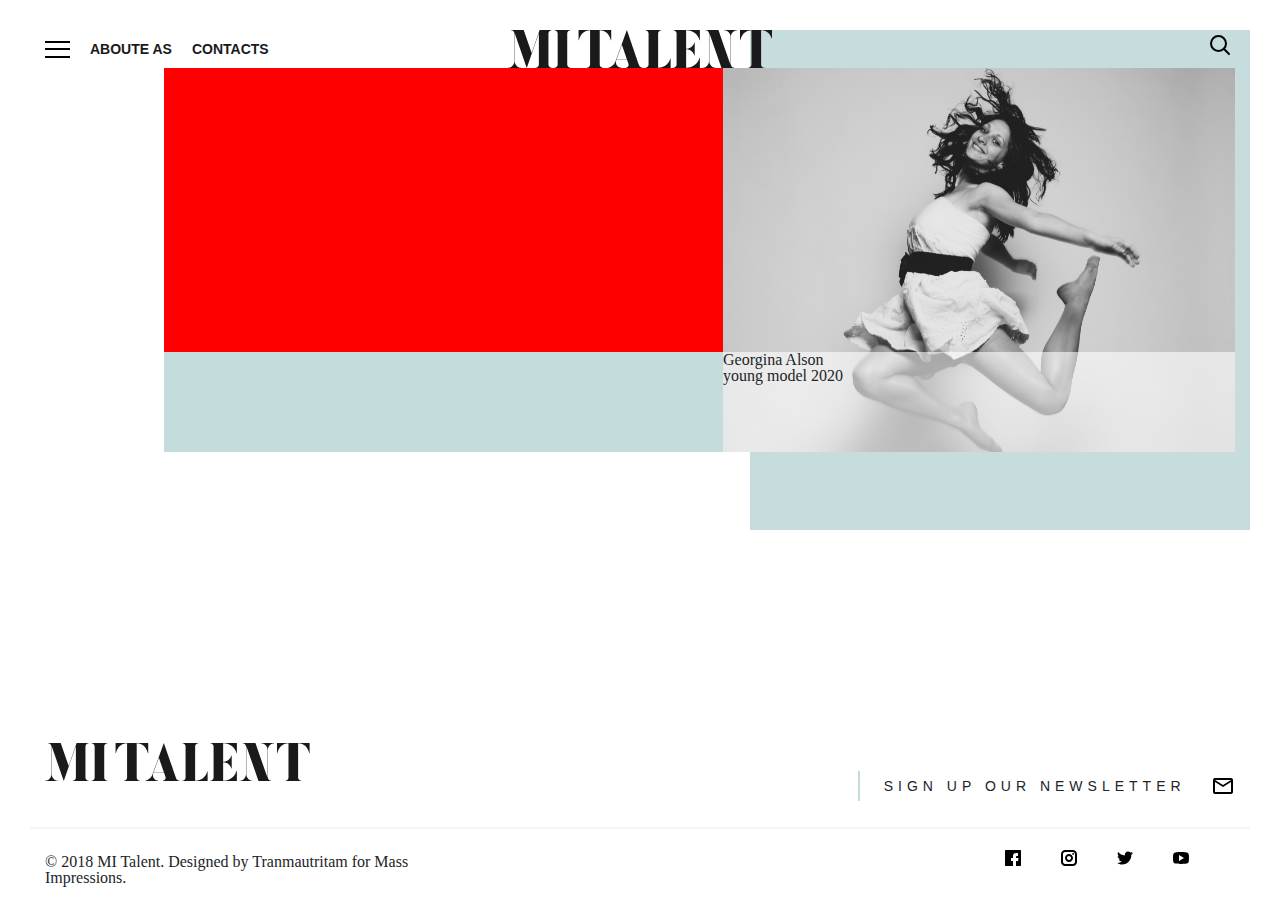
<file: clients.html>
<!DOCTYPE html>
<html lang="ru">
    <head>
        <meta charset="UTF-8">
        <meta name="description" content="Starter">
        <meta name="author" content="Admin">
        <meta
            name="viewport"
            content="width=device-width, initial-scale=1, minimum-scale=1, maximum-scale=1">
        <title>Starter</title>

        <link rel="icon" href="images/favicon.png">

        <link rel="stylesheet" href="css/styles.min.css">

        <!--[if lt IE 9]> <script
        src="http://html5shiv.googlecode.com/svn/trunk/html5.js"></script> <![endif]-->
    </head>
    <body>
        <!-- Header start -->
        <header>
            <div class="container header">
                <div class="row no-gutters">
                    <div class="col-1 col-md-4 d-flex justify-content-start align-items-center">
                        <a href="javascript:(vold:(0))" class="relative" id="burger-menu">
                            <button class="menu-btn">
                                <span class="menu-icon"></span></button>
                        </a>
                        <nav class="main-menu__mobile d-none d-lg-flex">
                            <ul class="main-menu">
                                <li class="main-menu__item d-none d-md-flex">
                                    <a href="javascript:(vold:(0))" class="main-menu__link" title="Aboute us">Aboute as</a>
                                </li>
                                <li class="main-menu__item d-none d-md-flex">
                                    <a href="javascript:(vold:(0))" class="main-menu__link" title="Contacts">Contacts</a>
                                </li>
                            </ul>
                        </nav>
                    </div>

                    <div
                        class="col-10 col-md-4 d-flex justify-content-center align-items-center logo">
                        <a href="/">
                            <svg
                                version="1.2"
                                baseprofile="tiny"
                                id="logo-svg"
                                xmlns="http://www.w3.org/2000/svg"
                                xmlns:xlink="http://www.w3.org/1999/xlink"
                                x="0px"
                                y="0px"
                                viewbox="0 0 594.28 85.34"
                                xml:space="preserve"
                                alt="logo"
                                title="Mitalend">
                                <path
                                    d="M98.14,0.73V0h-7.31h-7.07H72.78h-1.83l-17.8,51.45L35.23,0H19.26h-6.7H6.7v0.73h0.37c4.02,0,7.31,3.29,7.31,7.31v61.93
                            C14.39,77.9,7.92,84.6,0,84.6v0.73h29.38V84.6c-7.92,0-14.26-6.7-14.26-14.63V7.44l26.94,77.9l0,0l0,0l0,0l0.12-0.24L69.24,7.07
                            c0,0.37,0.12,0.61,0.12,0.98v69.24c0,4.02-3.29,7.31-7.44,7.31v0.73h7.44h3.41h9.02h9.02h7.31V84.6c-4.02,0-7.31-3.29-7.31-7.31
                            V8.05C90.82,4.02,94.11,0.73,98.14,0.73z"/>
                                <path
                                    d="M140.44,0.73V0H133h-6.95h-10.97h-3.54h-7.31v0.73c4.02,0,7.31,3.29,7.31,7.31v69.24c0,4.02-3.29,7.31-7.31,7.31v0.73h7.31
                            h3.54h9.02h8.9h7.44V84.6c-4.14,0-7.44-3.29-7.44-7.31V8.05C133,4.02,136.29,0.73,140.44,0.73z"/>
                                <path
                                    d="M206.93,0H183.4h-24.87v23.04h0.73c3.29-12.8,11.34-22.31,25.11-22.31v71.56v5c0,4.02-3.17,7.31-7.31,7.31v0.73h36.21V84.6
                            c-4.02,0-7.31-3.29-7.31-7.31v-5V0.73c13.78,0,21.82,9.51,25.11,22.31h0.73V0H206.93z"/>
                                <path
                                    d="M294.38,79c-11.09-31.7-12.8-36.94-27.43-79l-25.6,70.71c-2.56,6.83-9.39,12.92-16.46,13.9v0.73h29.75V84.6
                            c-6.83,0-12.31-5.36-12.31-12.19c0-1.46,0.24-2.8,0.61-4.02l0.85-2.19h23.41l3.54,10.24c1.34,4.02-1.95,8.17-5.97,8.17v0.73h37.55
                            V84.6C298.65,84.6,295.48,82.29,294.38,79z M244.03,65.46l11.7-32.31c5.49,15.97,7.31,21.09,11.22,32.31H244.03z"/>
                                <path
                                    d="M364.48,63.76c-3.05,12.07-14.02,20.85-26.94,20.85h-0.37V27.43v-5.36V8.05c0-4.02,3.29-7.31,7.44-7.31V0h-6.22h-4.63
                            h-14.51h-3.54h-7.31v0.73c4.02,0,7.31,3.29,7.31,7.31v14.02v55.22c0,4.02-3.29,7.31-7.31,7.31v0.73h25.36h5.49h25.97v-6.58V63.76
                            H364.48z"/>
                                <path
                                    d="M401.3,0.73c13.9,0,25.6,9.51,28.89,22.31h0.73V0h-24.87h-34.74v0.73c4.02,0,7.31,3.29,7.31,7.31v69.24
                            c0,4.02-3.29,7.31-7.31,7.31v0.73h59.61V62.42h-0.73c-3.29,12.8-14.99,22.19-28.89,22.19h-1.22V43.03c8.9,0,16.34,6.1,18.53,14.26
                            h0.73V28.04h-0.73c-2.19,8.17-9.63,14.26-18.53,14.26V0.73H401.3z"/>
                                <path
                                    d="M514.91,0.73V0h-29.38v0.73c7.92,0,14.39,6.7,14.39,14.63v63.39l-15.36-44.13L472.61,0h-16.34h-6.46h-6.1v0.73h0.37
                            c4.02,0,7.31,3.29,7.31,7.31v61.93c0,7.92-6.46,14.63-14.39,14.63v0.73h29.38V84.6c-7.92,0-14.26-6.7-14.26-14.63V6.58l27.31,78.75
                            h16.21h6.46h6.1V84.6h-0.24c-4.02,0-7.31-3.29-7.31-7.31V15.36C500.65,7.44,506.99,0.73,514.91,0.73z"/>
                                <path
                                    d="M569.41,0h-23.53h-24.87v23.04h0.73c3.29-12.8,11.34-22.31,25.11-22.31v71.56v5c0,4.02-3.17,7.31-7.31,7.31v0.73h36.21V84.6
                            c-4.02,0-7.31-3.29-7.31-7.31v-5V0.73c13.78,0,21.82,9.51,25.11,22.31h0.73V0H569.41z"/>
                            </svg>
                        </a>
                    </div>
                    <div class="col-1 col-md-4 d-flex justify-content-end">
                        <form class="d-flex justify-content-end search-modul" id="formSearch">
                            <input type="search" class="search-modul__place" placeholder="Search client">
                            <button class="search-modul__btn" title="seach">
                                <svg
                                    xmlns="http://www.w3.org/2000/svg"
                                    class="feather feather-search"
                                    fill="none"
                                    stroke="currentColor"
                                    stroke-linecap="round"
                                    stroke-linejoin="round"
                                    stroke-width="2"
                                    viewbox="0 0 24 24"
                                    width="24"
                                    height="24"><circle cx="10.5" cy="10.5" r="7.5"/><line x1="21" y1="21" x2="15.8" y2="15.8"/></svg>
                            </button>
                        </form>
                    </div>
                </div>
            </div>
        </header>
        <!-- Header end -->

        <!-- Main -->
        <main>
            <!--section slider-clients -->
            <div class="container">
                <section>
                    <div class="clients-slider owl-carousel">
                        <div class='clients-slider__item'>
                            <div class="clients-slider__item-img">
                                <img src="./images/3934.jpg" alt="">
                            
                            <div class="clients-slider__item-info">
                                <h3 class='clients-slider__item-client'>Georgina Alson</h3>
                                <span class='clients-slider__item-client-subtitle'>young model 2020</span>
                            </div>
                        </div>

                        </div>
                        <div class='clients-slider__item'>
                            <img class='clients-slider__item-img' src="./images/3934.jpg" alt=""></div>
                    </div>
                </div>
            </main>
        </section>
        <!-- Main end-->

        <!-- Footer start -->

        <footer>
            <div class="container">
                <div class="row footer-line">
                    <div class="col-2 mb-5">
                        <svg
                            version="1.2"
                            baseprofile="tiny"
                            id="logo-svg"
                            xmlns="http://www.w3.org/2000/svg"
                            xmlns:xlink="http://www.w3.org/1999/xlink"
                            x="0px"
                            y="0px"
                            viewbox="0 0 594.28 85.34"
                            xml:space="preserve"
                            alt="logo"
                            title="Mitalend">
                            <path
                                d="M98.14,0.73V0h-7.31h-7.07H72.78h-1.83l-17.8,51.45L35.23,0H19.26h-6.7H6.7v0.73h0.37c4.02,0,7.31,3.29,7.31,7.31v61.93
                    C14.39,77.9,7.92,84.6,0,84.6v0.73h29.38V84.6c-7.92,0-14.26-6.7-14.26-14.63V7.44l26.94,77.9l0,0l0,0l0,0l0.12-0.24L69.24,7.07
                    c0,0.37,0.12,0.61,0.12,0.98v69.24c0,4.02-3.29,7.31-7.44,7.31v0.73h7.44h3.41h9.02h9.02h7.31V84.6c-4.02,0-7.31-3.29-7.31-7.31
                    V8.05C90.82,4.02,94.11,0.73,98.14,0.73z"/>
                            <path
                                d="M140.44,0.73V0H133h-6.95h-10.97h-3.54h-7.31v0.73c4.02,0,7.31,3.29,7.31,7.31v69.24c0,4.02-3.29,7.31-7.31,7.31v0.73h7.31
                    h3.54h9.02h8.9h7.44V84.6c-4.14,0-7.44-3.29-7.44-7.31V8.05C133,4.02,136.29,0.73,140.44,0.73z"/>
                            <path
                                d="M206.93,0H183.4h-24.87v23.04h0.73c3.29-12.8,11.34-22.31,25.11-22.31v71.56v5c0,4.02-3.17,7.31-7.31,7.31v0.73h36.21V84.6
                    c-4.02,0-7.31-3.29-7.31-7.31v-5V0.73c13.78,0,21.82,9.51,25.11,22.31h0.73V0H206.93z"/>
                            <path
                                d="M294.38,79c-11.09-31.7-12.8-36.94-27.43-79l-25.6,70.71c-2.56,6.83-9.39,12.92-16.46,13.9v0.73h29.75V84.6
                    c-6.83,0-12.31-5.36-12.31-12.19c0-1.46,0.24-2.8,0.61-4.02l0.85-2.19h23.41l3.54,10.24c1.34,4.02-1.95,8.17-5.97,8.17v0.73h37.55
                    V84.6C298.65,84.6,295.48,82.29,294.38,79z M244.03,65.46l11.7-32.31c5.49,15.97,7.31,21.09,11.22,32.31H244.03z"/>
                            <path
                                d="M364.48,63.76c-3.05,12.07-14.02,20.85-26.94,20.85h-0.37V27.43v-5.36V8.05c0-4.02,3.29-7.31,7.44-7.31V0h-6.22h-4.63
                    h-14.51h-3.54h-7.31v0.73c4.02,0,7.31,3.29,7.31,7.31v14.02v55.22c0,4.02-3.29,7.31-7.31,7.31v0.73h25.36h5.49h25.97v-6.58V63.76
                    H364.48z"/>
                            <path
                                d="M401.3,0.73c13.9,0,25.6,9.51,28.89,22.31h0.73V0h-24.87h-34.74v0.73c4.02,0,7.31,3.29,7.31,7.31v69.24
                    c0,4.02-3.29,7.31-7.31,7.31v0.73h59.61V62.42h-0.73c-3.29,12.8-14.99,22.19-28.89,22.19h-1.22V43.03c8.9,0,16.34,6.1,18.53,14.26
                    h0.73V28.04h-0.73c-2.19,8.17-9.63,14.26-18.53,14.26V0.73H401.3z"/>
                            <path
                                d="M514.91,0.73V0h-29.38v0.73c7.92,0,14.39,6.7,14.39,14.63v63.39l-15.36-44.13L472.61,0h-16.34h-6.46h-6.1v0.73h0.37
                    c4.02,0,7.31,3.29,7.31,7.31v61.93c0,7.92-6.46,14.63-14.39,14.63v0.73h29.38V84.6c-7.92,0-14.26-6.7-14.26-14.63V6.58l27.31,78.75
                    h16.21h6.46h6.1V84.6h-0.24c-4.02,0-7.31-3.29-7.31-7.31V15.36C500.65,7.44,506.99,0.73,514.91,0.73z"/>
                            <path
                                d="M569.41,0h-23.53h-24.87v23.04h0.73c3.29-12.8,11.34-22.31,25.11-22.31v71.56v5c0,4.02-3.17,7.31-7.31,7.31v0.73h36.21V84.6
                    c-4.02,0-7.31-3.29-7.31-7.31v-5V0.73c13.78,0,21.82,9.51,25.11,22.31h0.73V0H569.41z"/>
                        </svg>
                    </div>
                    <div
                        class="offset-6 col-4 d-flex justify-content-center align-items-center relative">
                        <span class="footer-letter">Sign up our newsletter</span>
                        <div class="footer-letter-icon">
                            <svg>
                                <path fill="none" d="M0 0h24v24H0z"/>
                                <path
                                    d="M20 4H4c-1.1 0-1.99.9-1.99 2L2 18c0 1.1.9 2 2 2h16c1.1 0 2-.9 2-2V6c0-1.1-.9-2-2-2zm0 14H4V8l8 5 8-5v10zm-8-7L4 6h16l-8 5z"/>
                            </svg>
                        </div>
                    </div>
                </div>
                <div class="row">
                    <div class="col-4 d-flex align-items-end">
                        &copy; 2018 MI Talent. Designed by Tranmautritam for Mass Impressions.</div>
                    <div class="col-3 offset-5">
                        <ul class="social-list-horizontal">
                            <li class="social-list-horizontal__item">
                                <a href="javascript:(vold:(0))" class="social__list__link">
                                    <svg width="16" height="16" id='facebook'>
                                        <path
                                            d="M15.3 0H.7C.3 0 0 .3 0 .7v14.7c0 .3.3.6.7.6H8v-5H6V8h2V6c0-2.1 1.2-3 3-3h2v3h-1c-.6 0-1 .4-1 1v1h2.6l-.6 3h-2v5h4.3c.4 0 .7-.3.7-.7V.7c0-.4-.3-.7-.7-.7z"/>
                                    </svg>
                                </a>
                            </li>
                            <li class="social-list-horizontal__item">
                                <a href="javascript:(vold:(0))" class="social__list__link">
                                    <svg xmlns="http://www.w3.org/2000/svg" width="16" height="16" id='instagram'>
                                        <circle cx="12.145" cy="3.892" r=".96"/>
                                        <path
                                            d="M8 12c-2.206 0-4-1.794-4-4s1.794-4 4-4 4 1.794 4 4-1.794 4-4 4zm0-6c-1.103 0-2 .897-2 2s.897 2 2 2 2-.897 2-2-.897-2-2-2z"
                                            data-color="color-2"/>
                                        <path
                                            d="M12 16H4c-2.056 0-4-1.944-4-4V4c0-2.056 1.944-4 4-4h8c2.056 0 4 1.944 4 4v8c0 2.056-1.944 4-4 4zM4 2c-.935 0-2 1.065-2 2v8c0 .953 1.047 2 2 2h8c.935 0 2-1.065 2-2V4c0-.935-1.065-2-2-2H4z"/>
                                    </svg>
                                </a>
                            </li>
                            <li class="social-list-horizontal__item">
                                <a href="javascript:(vold:(0))" class="social__list__link">
                                    <svg width="16" height="16" id='twitter'>
                                        <path
                                            d="M16 3c-.6.3-1.2.4-1.9.5.7-.4 1.2-1 1.4-1.8-.6.4-1.3.6-2.1.8-.6-.6-1.5-1-2.4-1-1.7 0-3.2 1.5-3.2 3.3 0 .3 0 .5.1.7-2.7-.1-5.2-1.4-6.8-3.4-.3.5-.4 1-.4 1.7 0 1.1.6 2.1 1.5 2.7-.5 0-1-.2-1.5-.4C.7 7.7 1.8 9 3.3 9.3c-.3.1-.6.1-.9.1-.2 0-.4 0-.6-.1.4 1.3 1.6 2.3 3.1 2.3-1.1.9-2.5 1.4-4.1 1.4H0c1.5.9 3.2 1.5 5 1.5 6 0 9.3-5 9.3-9.3v-.4C15 4.3 15.6 3.7 16 3z"/>
                                    </svg>
                                </a>
                            </li>
                            <li class="social-list-horizontal__item">
                                <a href="javascript:(vold:(0))" class="social__list__link">
                                    <svg width="16" height="16" id='youtube'>
                                        <path
                                            d="M15.8 4.8c-.2-1.3-.8-2.2-2.2-2.4C11.4 2 8 2 8 2s-3.4 0-5.6.4C1 2.6.3 3.5.2 4.8 0 6.1 0 8 0 8s0 1.9.2 3.2c.2 1.3.8 2.2 2.2 2.4C4.6 14 8 14 8 14s3.4 0 5.6-.4c1.4-.3 2-1.1 2.2-2.4C16 9.9 16 8 16 8s0-1.9-.2-3.2zM6 11V5l5 3-5 3z"/>
                                    </svg>
                                </a>
                            </li>
                        </ul>
                    </div>
                </div>
            </div>

        </footer>
        <!-- Footer end -->

        <!-- Mobile menu start-->
        <div id="moible-menu" class="mobile-menu">
            <nav class="mobile-menu-nav">
                <ul class="mobile-menu-nav__list">
                    <li class="mobile-menu-nav__item">
                        <a class="mobile-menu-nav__link" href="javascript:(vold:(0))">About as</a>
                    </li>
                    <li class="mobile-menu-nav__item">
                        <a class="mobile-menu-nav__link" href="javascript:(vold:(0))">Portfolio</a>
                    </li>
                    <li class="mobile-menu-nav__item">
                        <a class="mobile-menu-nav__link" href="javascript:(vold:(0))">Contacts</a>
                    </li>
                    <li class="mobile-menu-nav__item">
                        <a class="mobile-menu-nav__link" href="javascript:(vold:(0))">Colaboration</a>
                    </li>
                    <li class="mobile-menu-nav__item">
                        <a class="mobile-menu-nav__link" href="javascript:(vold:(0))">Fanny</a>
                    </li>
                </ul>
            </nav>
        </div>
        <!-- Mobile menu end -->

        <script src="js/main.min.js"></script>
    </body>
</html>
</file>
